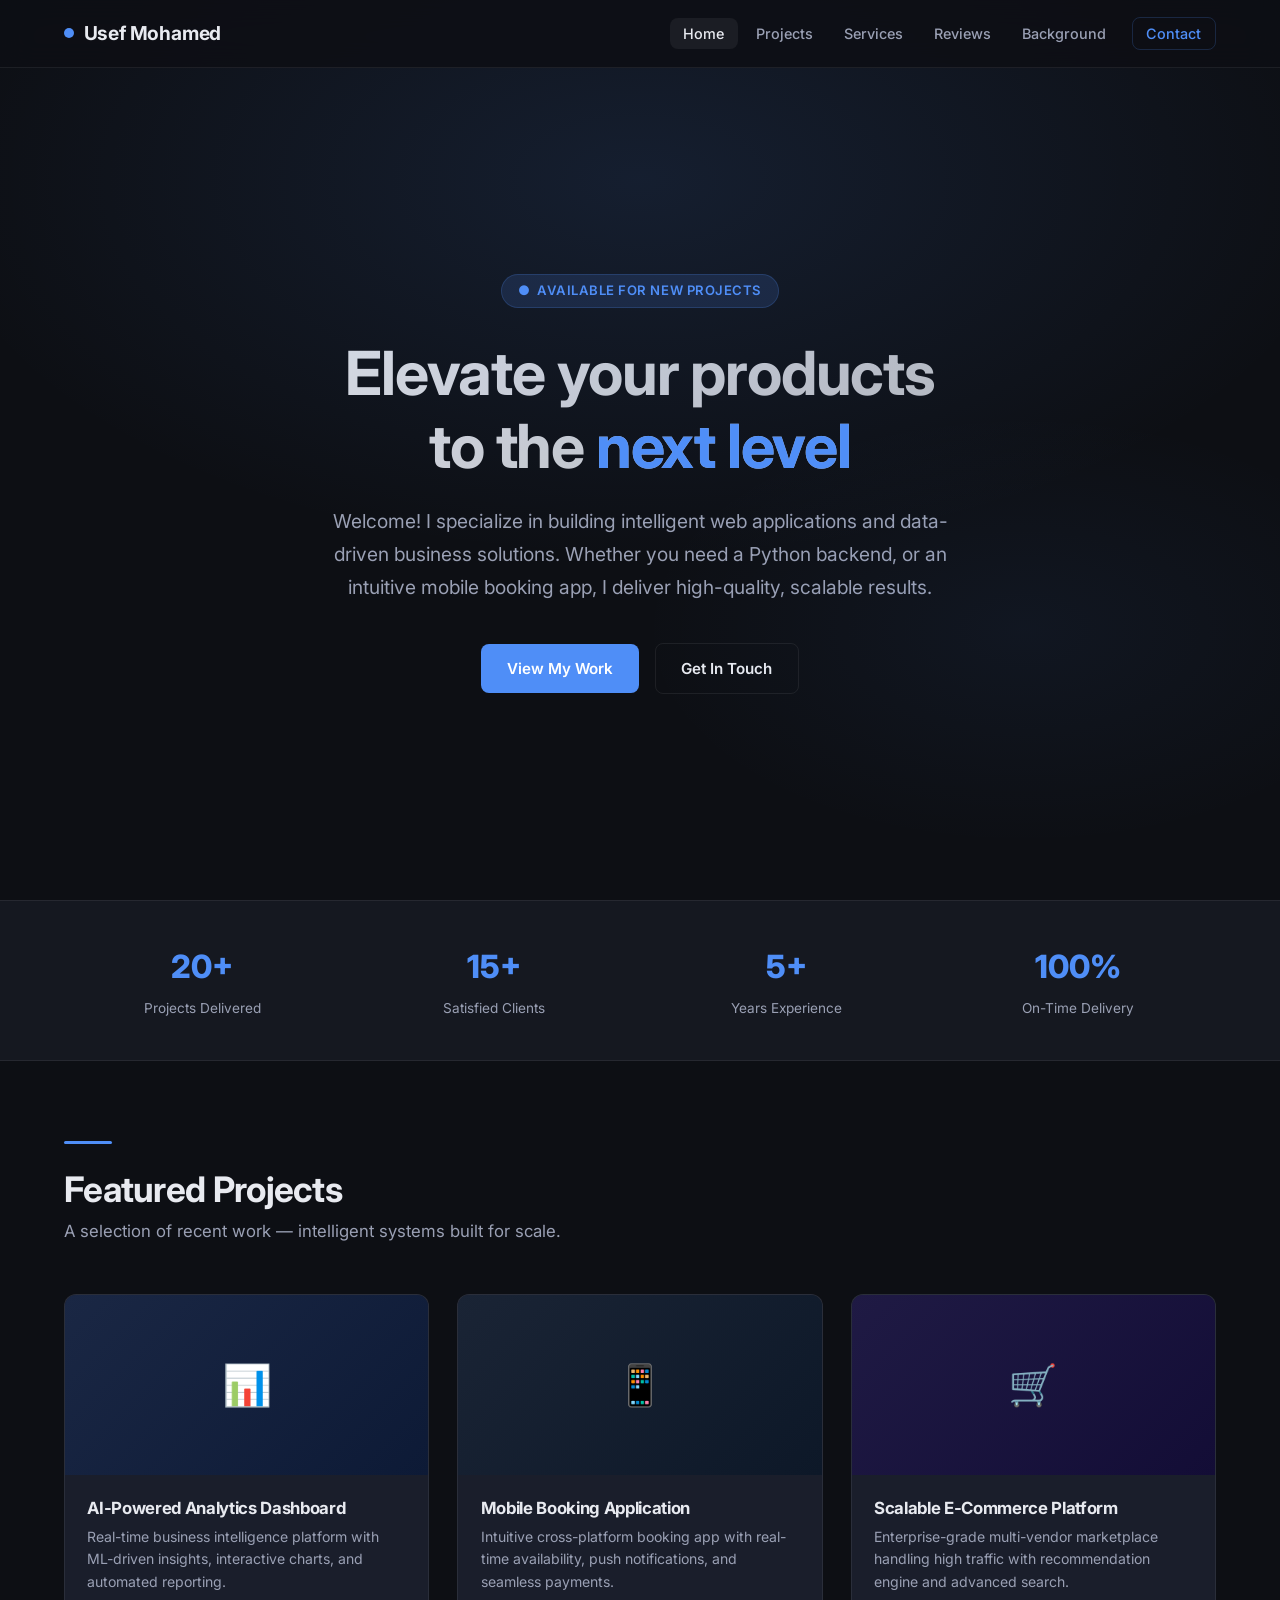
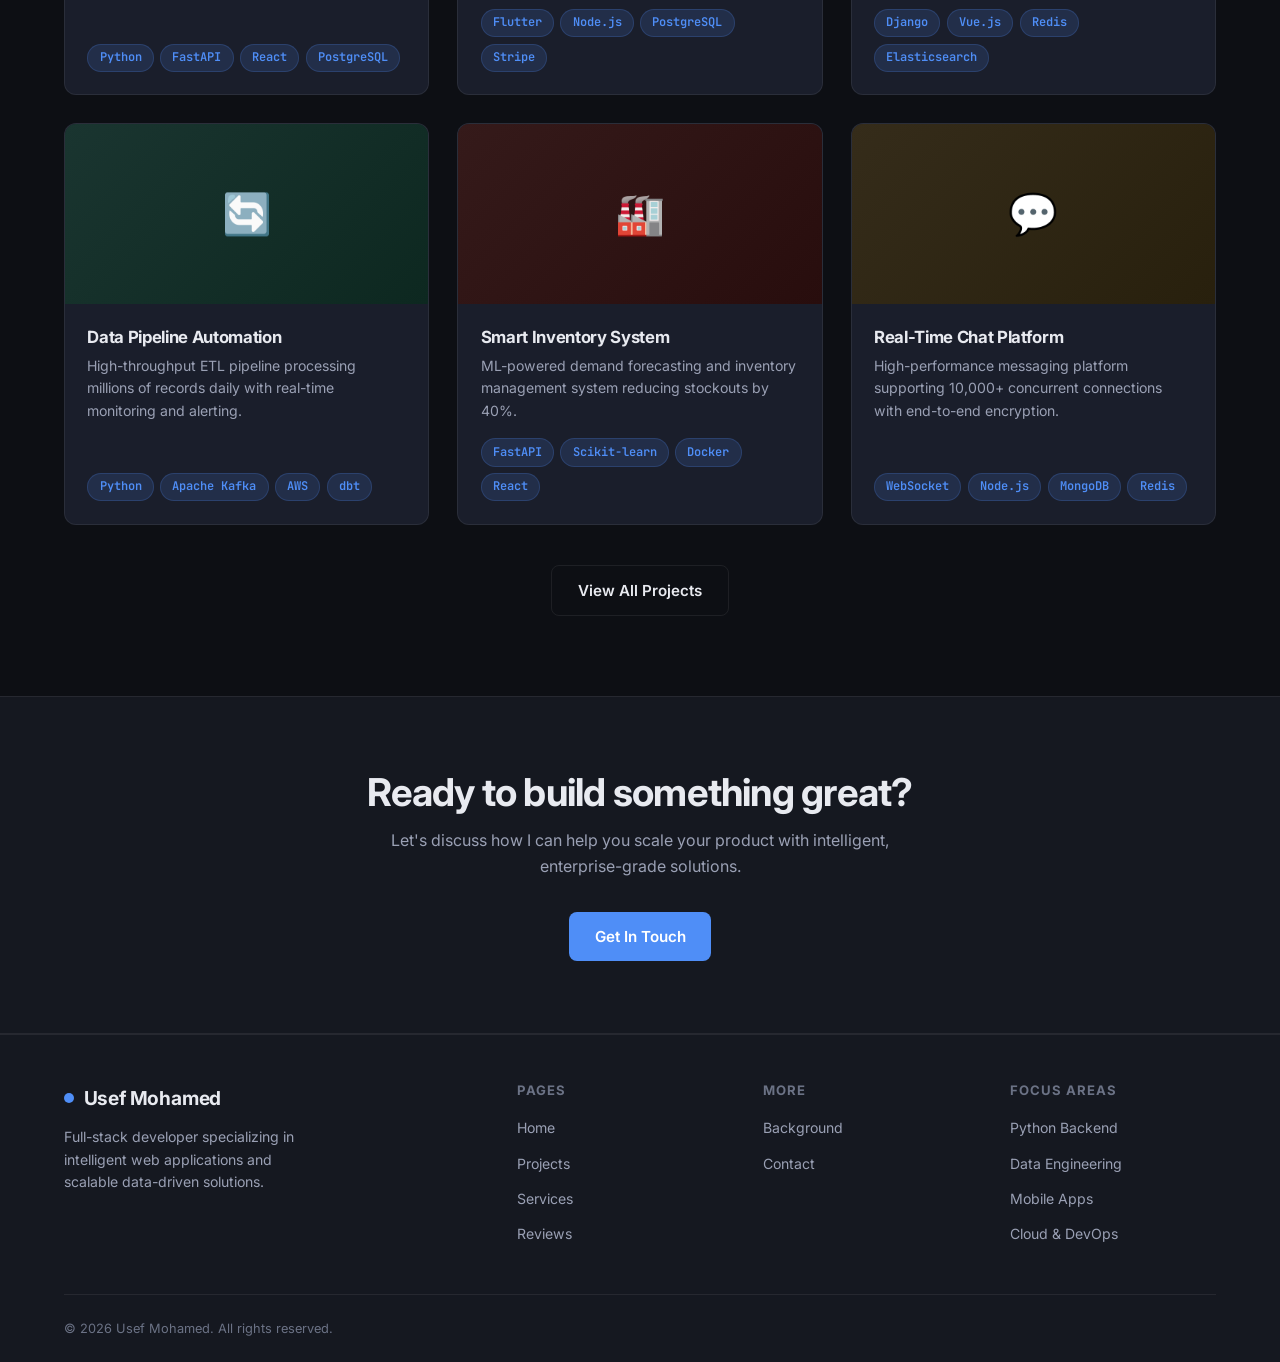
<file: index.html>
<!DOCTYPE html>
<html lang="en">
<head>
  <meta charset="UTF-8" />
  <meta name="viewport" content="width=device-width, initial-scale=1.0" />
  <meta name="description" content="Full-stack developer portfolio — intelligent web applications and data-driven business solutions." />
  <title>Usef Mohamed — Full-Stack Developer</title>
  <link rel="preconnect" href="https://fonts.googleapis.com" />
  <link rel="preconnect" href="https://fonts.gstatic.com" crossorigin />
  <link href="https://fonts.googleapis.com/css2?family=Inter:wght@400;500;600;700;800&family=JetBrains+Mono:wght@400;600&display=swap" rel="stylesheet" />
  <link rel="stylesheet" href="css/style.css" />
</head>
<body>

  <!-- ===== NAVIGATION ===== -->
  <nav class="navbar" role="navigation" aria-label="Main navigation">
    <div class="container nav-inner">
      <a href="index.html" class="nav-logo" aria-label="Usef Mohamed — home">
        <span class="logo-dot" aria-hidden="true"></span>
        Usef Mohamed
      </a>
      <button class="nav-toggle" aria-controls="nav-links" aria-expanded="false" aria-label="Toggle navigation menu">
        <span></span><span></span><span></span>
      </button>
      <ul class="nav-links" id="nav-links" role="list">
        <li><a href="index.html">Home</a></li>
        <li><a href="projects.html">Projects</a></li>
        <li><a href="services.html">Services</a></li>
        <li><a href="reviews.html">Reviews</a></li>
        <li><a href="academic.html">Background</a></li>
        <li><a href="contact.html" class="nav-cta">Contact</a></li>
      </ul>
    </div>
  </nav>

  <!-- ===== HERO ===== -->
  <main id="main-content">
  <section class="hero" aria-label="Hero introduction">
    <div class="container">
      <div class="hero-badge" aria-label="Availability status">
        <span aria-hidden="true">●</span> Available for new projects
      </div>
      <h1>
        Elevate your products<br />
        to the <span class="accent-word">next level</span>
      </h1>
      <p class="hero-subtext">
        Welcome! I specialize in building intelligent web applications and data-driven business solutions.
        Whether you need a Python backend, or an intuitive mobile booking app, I deliver high-quality,
        scalable results.
      </p>
      <div class="hero-cta">
        <a href="projects.html" class="btn btn-primary">View My Work</a>
        <a href="contact.html" class="btn btn-outline">Get In Touch</a>
      </div>
    </div>
  </section>

  <!-- ===== STATS ===== -->
  <div class="stats-strip" aria-label="Key statistics">
    <div class="container">
      <div class="stats-grid">
        <div class="stat-item">
          <span class="stat-number" aria-label="20 plus projects delivered">20+</span>
          <span class="stat-label">Projects Delivered</span>
        </div>
        <div class="stat-item">
          <span class="stat-number" aria-label="15 plus satisfied clients">15+</span>
          <span class="stat-label">Satisfied Clients</span>
        </div>
        <div class="stat-item">
          <span class="stat-number" aria-label="5 plus years of experience">5+</span>
          <span class="stat-label">Years Experience</span>
        </div>
        <div class="stat-item">
          <span class="stat-number" aria-label="100 percent on-time delivery">100%</span>
          <span class="stat-label">On-Time Delivery</span>
        </div>
      </div>
    </div>
  </div>

  <!-- ===== FEATURED PROJECTS ===== -->
  <section id="projects" aria-labelledby="projects-heading">
    <div class="container">
      <div class="divider" aria-hidden="true"></div>
      <h2 class="section-title" id="projects-heading">Featured Projects</h2>
      <p class="section-subtitle">A selection of recent work — intelligent systems built for scale.</p>

      <div class="projects-grid">

        <!-- Card 1 -->
        <article class="project-card reveal" aria-label="AI Analytics Dashboard project">
          <div class="project-img-placeholder project-img-1" role="img" aria-label="Analytics dashboard screenshot placeholder">
            📊
          </div>
          <div class="project-card-body">
            <h3 class="project-card-title">AI-Powered Analytics Dashboard</h3>
            <p class="project-card-desc">Real-time business intelligence platform with ML-driven insights, interactive charts, and automated reporting.</p>
            <ul class="tech-stack" aria-label="Technologies used">
              <li class="tech-tag">Python</li>
              <li class="tech-tag">FastAPI</li>
              <li class="tech-tag">React</li>
              <li class="tech-tag">PostgreSQL</li>
            </ul>
          </div>
        </article>

        <!-- Card 2 -->
        <article class="project-card reveal" aria-label="Mobile Booking App project">
          <div class="project-img-placeholder project-img-2" role="img" aria-label="Mobile booking app screenshot placeholder">
            📱
          </div>
          <div class="project-card-body">
            <h3 class="project-card-title">Mobile Booking Application</h3>
            <p class="project-card-desc">Intuitive cross-platform booking app with real-time availability, push notifications, and seamless payments.</p>
            <ul class="tech-stack" aria-label="Technologies used">
              <li class="tech-tag">Flutter</li>
              <li class="tech-tag">Node.js</li>
              <li class="tech-tag">PostgreSQL</li>
              <li class="tech-tag">Stripe</li>
            </ul>
          </div>
        </article>

        <!-- Card 3 -->
        <article class="project-card reveal" aria-label="E-Commerce Platform project">
          <div class="project-img-placeholder project-img-3" role="img" aria-label="E-commerce platform screenshot placeholder">
            🛒
          </div>
          <div class="project-card-body">
            <h3 class="project-card-title">Scalable E-Commerce Platform</h3>
            <p class="project-card-desc">Enterprise-grade multi-vendor marketplace handling high traffic with recommendation engine and advanced search.</p>
            <ul class="tech-stack" aria-label="Technologies used">
              <li class="tech-tag">Django</li>
              <li class="tech-tag">Vue.js</li>
              <li class="tech-tag">Redis</li>
              <li class="tech-tag">Elasticsearch</li>
            </ul>
          </div>
        </article>

        <!-- Card 4 -->
        <article class="project-card reveal" aria-label="Data Pipeline project">
          <div class="project-img-placeholder project-img-4" role="img" aria-label="Data pipeline screenshot placeholder">
            🔄
          </div>
          <div class="project-card-body">
            <h3 class="project-card-title">Data Pipeline Automation</h3>
            <p class="project-card-desc">High-throughput ETL pipeline processing millions of records daily with real-time monitoring and alerting.</p>
            <ul class="tech-stack" aria-label="Technologies used">
              <li class="tech-tag">Python</li>
              <li class="tech-tag">Apache Kafka</li>
              <li class="tech-tag">AWS</li>
              <li class="tech-tag">dbt</li>
            </ul>
          </div>
        </article>

        <!-- Card 5 -->
        <article class="project-card reveal" aria-label="Smart Inventory System project">
          <div class="project-img-placeholder project-img-5" role="img" aria-label="Inventory system screenshot placeholder">
            🏭
          </div>
          <div class="project-card-body">
            <h3 class="project-card-title">Smart Inventory System</h3>
            <p class="project-card-desc">ML-powered demand forecasting and inventory management system reducing stockouts by 40%.</p>
            <ul class="tech-stack" aria-label="Technologies used">
              <li class="tech-tag">FastAPI</li>
              <li class="tech-tag">Scikit-learn</li>
              <li class="tech-tag">Docker</li>
              <li class="tech-tag">React</li>
            </ul>
          </div>
        </article>

        <!-- Card 6 -->
        <article class="project-card reveal" aria-label="Real-time Chat Application project">
          <div class="project-img-placeholder project-img-6" role="img" aria-label="Chat application screenshot placeholder">
            💬
          </div>
          <div class="project-card-body">
            <h3 class="project-card-title">Real-Time Chat Platform</h3>
            <p class="project-card-desc">High-performance messaging platform supporting 10,000+ concurrent connections with end-to-end encryption.</p>
            <ul class="tech-stack" aria-label="Technologies used">
              <li class="tech-tag">WebSocket</li>
              <li class="tech-tag">Node.js</li>
              <li class="tech-tag">MongoDB</li>
              <li class="tech-tag">Redis</li>
            </ul>
          </div>
        </article>

      </div>

      <div style="text-align:center; margin-top:2.5rem;">
        <a href="projects.html" class="btn btn-outline">View All Projects</a>
      </div>
    </div>
  </section>

  <!-- ===== CONTACT CTA ===== -->
  <section class="cta-banner" aria-label="Call to action">
    <div class="container">
      <h2>Ready to build something great?</h2>
      <p>Let's discuss how I can help you scale your product with intelligent, enterprise-grade solutions.</p>
      <a href="contact.html" class="btn btn-primary">Get In Touch</a>
    </div>
  </section>
  </main>

  <!-- ===== FOOTER ===== -->
  <footer class="site-footer" role="contentinfo">
    <div class="container">
      <div class="footer-grid">
        <div class="footer-brand">
          <a href="index.html" class="nav-logo">
            <span class="logo-dot" aria-hidden="true"></span>
            Usef Mohamed
          </a>
          <p>Full-stack developer specializing in intelligent web applications and scalable data-driven solutions.</p>
        </div>
        <div class="footer-col">
          <h4>Pages</h4>
          <ul>
            <li><a href="index.html">Home</a></li>
            <li><a href="projects.html">Projects</a></li>
            <li><a href="services.html">Services</a></li>
            <li><a href="reviews.html">Reviews</a></li>
          </ul>
        </div>
        <div class="footer-col">
          <h4>More</h4>
          <ul>
            <li><a href="academic.html">Background</a></li>
            <li><a href="contact.html">Contact</a></li>
          </ul>
        </div>
        <div class="footer-col">
          <h4>Focus Areas</h4>
          <ul>
            <li><a href="services.html">Python Backend</a></li>
            <li><a href="services.html">Data Engineering</a></li>
            <li><a href="services.html">Mobile Apps</a></li>
            <li><a href="services.html">Cloud &amp; DevOps</a></li>
          </ul>
        </div>
      </div>
      <div class="footer-bottom">
        <p>© 2026 Usef Mohamed. All rights reserved.</p>
      </div>
    </div>
  </footer>

  <script src="js/main.js"></script>
</body>
</html>
</file>
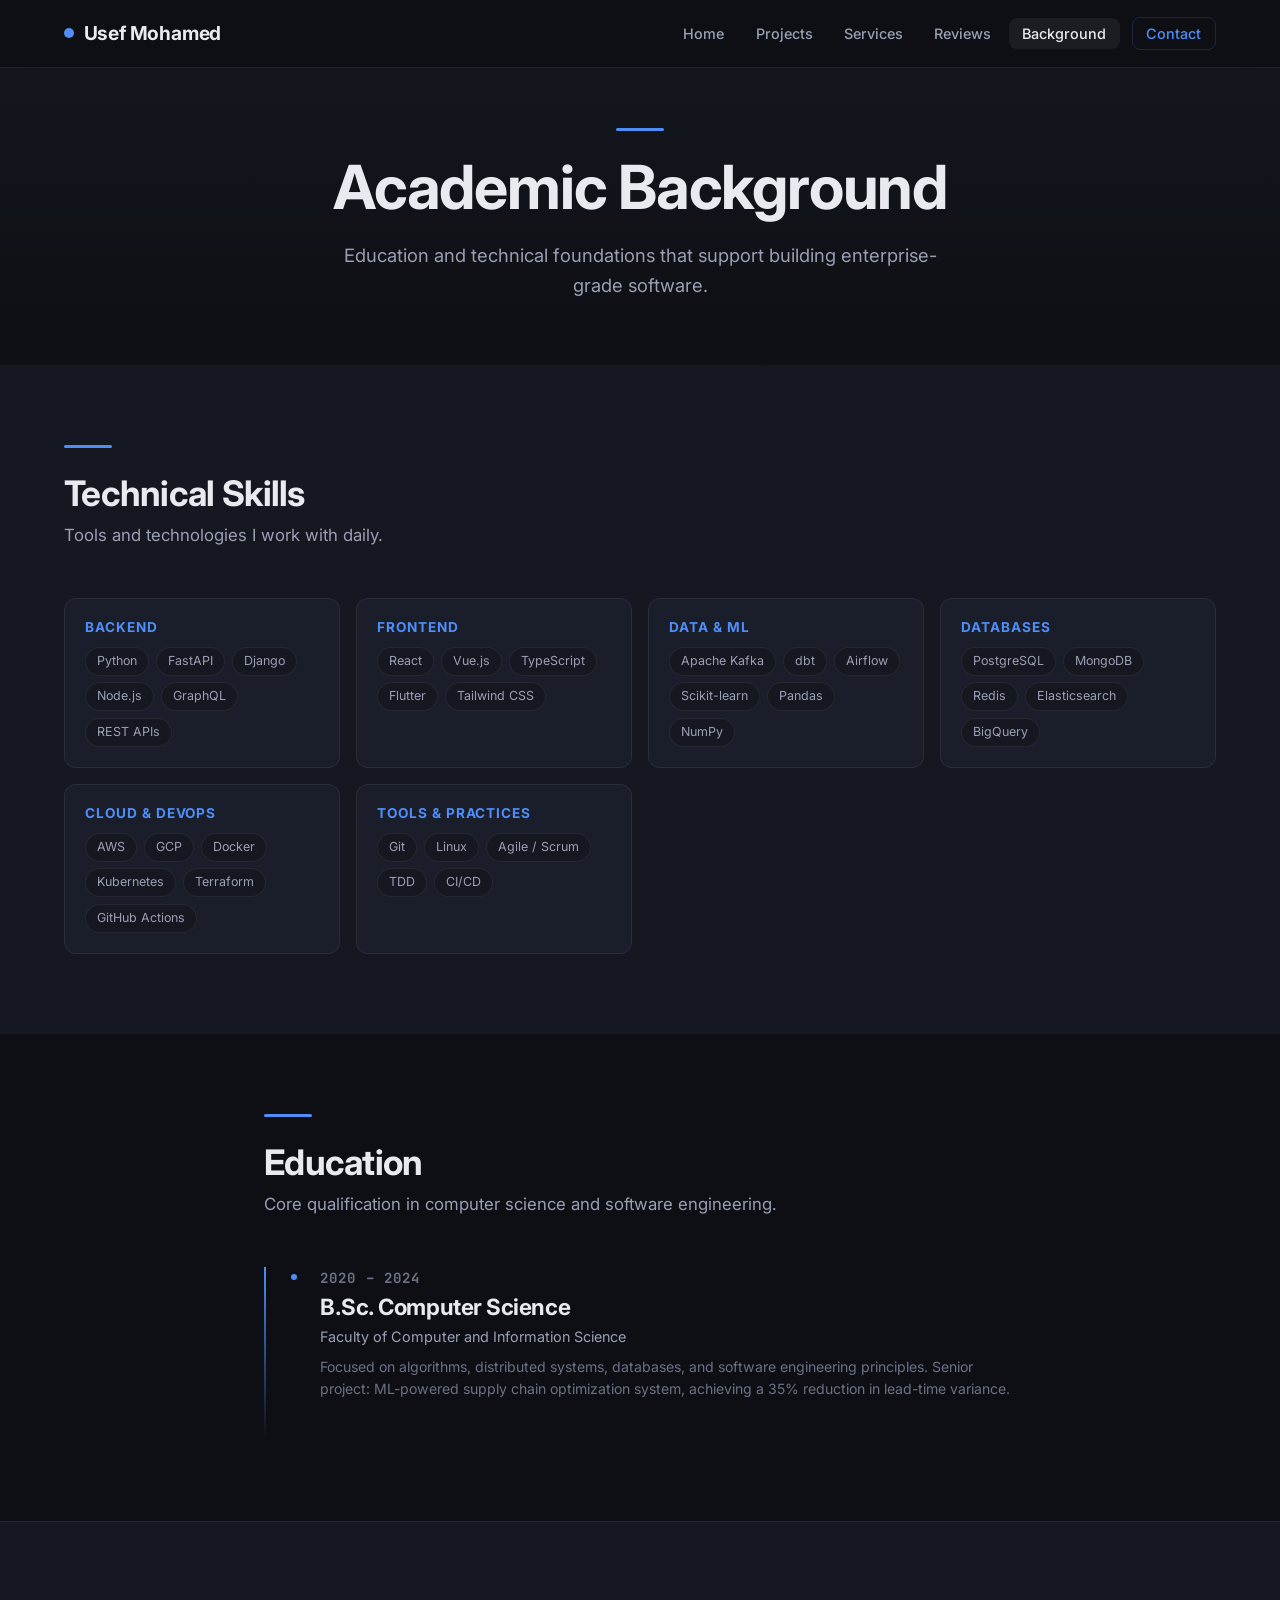
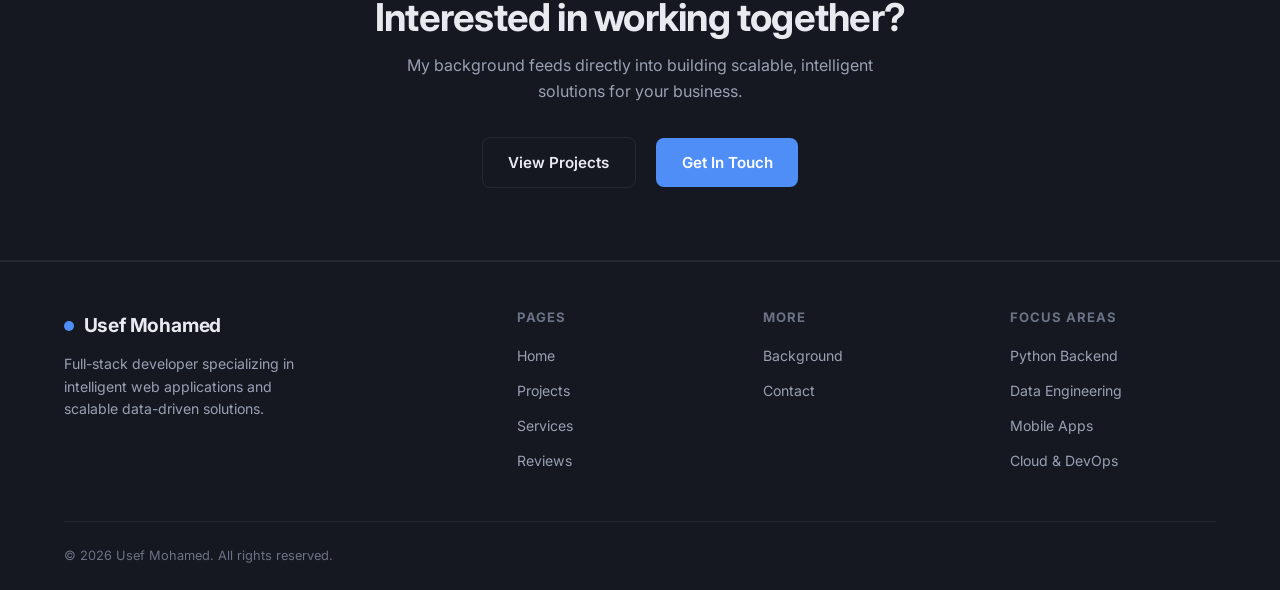
<file: academic.html>
<!DOCTYPE html>
<html lang="en">
<head>
  <meta charset="UTF-8" />
  <meta name="viewport" content="width=device-width, initial-scale=1.0" />
  <meta name="description" content="Academic background and technical skills of Usef Mohamed — full-stack developer." />
  <title>Academic Background — Usef Mohamed</title>
  <link rel="preconnect" href="https://fonts.googleapis.com" />
  <link rel="preconnect" href="https://fonts.gstatic.com" crossorigin />
  <link href="https://fonts.googleapis.com/css2?family=Inter:wght@400;500;600;700;800&family=JetBrains+Mono:wght@400;600&display=swap" rel="stylesheet" />
  <link rel="stylesheet" href="css/style.css" />
</head>
<body>

  <!-- ===== NAVIGATION ===== -->
  <nav class="navbar" role="navigation" aria-label="Main navigation">
    <div class="container nav-inner">
      <a href="index.html" class="nav-logo" aria-label="Usef Mohamed — home">
        <span class="logo-dot" aria-hidden="true"></span>
        Usef Mohamed
      </a>
      <button class="nav-toggle" aria-controls="nav-links" aria-expanded="false" aria-label="Toggle navigation menu">
        <span></span><span></span><span></span>
      </button>
      <ul class="nav-links" id="nav-links" role="list">
        <li><a href="index.html">Home</a></li>
        <li><a href="projects.html">Projects</a></li>
        <li><a href="services.html">Services</a></li>
        <li><a href="reviews.html">Reviews</a></li>
        <li><a href="academic.html">Background</a></li>
        <li><a href="contact.html" class="nav-cta">Contact</a></li>
      </ul>
    </div>
  </nav>

  <!-- ===== PAGE HERO ===== -->
  <main id="main-content">
  <header class="page-hero">
    <div class="container">
      <div class="divider" aria-hidden="true" style="margin:0 auto 1.25rem;"></div>
      <h1>Academic Background</h1>
      <p>Education and technical foundations that support building enterprise-grade software.</p>
    </div>
  </header>

  <!-- ===== SKILLS ===== -->
  <section style="background: var(--bg-secondary); padding: 5rem 0;" aria-labelledby="skills-heading">
    <div class="container">
      <div class="divider" aria-hidden="true"></div>
      <h2 class="section-title" id="skills-heading">Technical Skills</h2>
      <p class="section-subtitle">Tools and technologies I work with daily.</p>

      <div class="skills-grid">

        <div class="skill-group reveal" aria-label="Backend development skills">
          <h4>Backend</h4>
          <ul class="skill-tags" aria-label="Backend technologies">
            <li class="skill-tag">Python</li>
            <li class="skill-tag">FastAPI</li>
            <li class="skill-tag">Django</li>
            <li class="skill-tag">Node.js</li>
            <li class="skill-tag">GraphQL</li>
            <li class="skill-tag">REST APIs</li>
          </ul>
        </div>

        <div class="skill-group reveal" aria-label="Frontend development skills">
          <h4>Frontend</h4>
          <ul class="skill-tags" aria-label="Frontend technologies">
            <li class="skill-tag">React</li>
            <li class="skill-tag">Vue.js</li>
            <li class="skill-tag">TypeScript</li>
            <li class="skill-tag">Flutter</li>
            <li class="skill-tag">Tailwind CSS</li>
          </ul>
        </div>

        <div class="skill-group reveal" aria-label="Data engineering skills">
          <h4>Data &amp; ML</h4>
          <ul class="skill-tags" aria-label="Data and machine learning technologies">
            <li class="skill-tag">Apache Kafka</li>
            <li class="skill-tag">dbt</li>
            <li class="skill-tag">Airflow</li>
            <li class="skill-tag">Scikit-learn</li>
            <li class="skill-tag">Pandas</li>
            <li class="skill-tag">NumPy</li>
          </ul>
        </div>

        <div class="skill-group reveal" aria-label="Databases skills">
          <h4>Databases</h4>
          <ul class="skill-tags" aria-label="Database technologies">
            <li class="skill-tag">PostgreSQL</li>
            <li class="skill-tag">MongoDB</li>
            <li class="skill-tag">Redis</li>
            <li class="skill-tag">Elasticsearch</li>
            <li class="skill-tag">BigQuery</li>
          </ul>
        </div>

        <div class="skill-group reveal" aria-label="Cloud and DevOps skills">
          <h4>Cloud &amp; DevOps</h4>
          <ul class="skill-tags" aria-label="Cloud and DevOps technologies">
            <li class="skill-tag">AWS</li>
            <li class="skill-tag">GCP</li>
            <li class="skill-tag">Docker</li>
            <li class="skill-tag">Kubernetes</li>
            <li class="skill-tag">Terraform</li>
            <li class="skill-tag">GitHub Actions</li>
          </ul>
        </div>

        <div class="skill-group reveal" aria-label="Tools and practices">
          <h4>Tools &amp; Practices</h4>
          <ul class="skill-tags" aria-label="Development tools and practices">
            <li class="skill-tag">Git</li>
            <li class="skill-tag">Linux</li>
            <li class="skill-tag">Agile / Scrum</li>
            <li class="skill-tag">TDD</li>
            <li class="skill-tag">CI/CD</li>
          </ul>
        </div>

      </div>
    </div>
  </section>

  <!-- ===== EDUCATION TIMELINE ===== -->
  <section aria-labelledby="education-heading">
    <div class="container" style="max-width:800px;">
      <div class="divider" aria-hidden="true"></div>
      <h2 class="section-title" id="education-heading">Education</h2>
      <p class="section-subtitle">Core qualification in computer science and software engineering.</p>

      <div class="timeline" aria-label="Education timeline">

        <div class="timeline-item reveal">
          <p class="timeline-year">2020 – 2024</p>
          <h3>B.Sc. Computer Science</h3>
          <p class="institution">Faculty of Computer and Information Science</p>
          <p>Focused on algorithms, distributed systems, databases, and software engineering principles. Senior project: ML-powered supply chain optimization system, achieving a 35% reduction in lead-time variance.</p>
        </div>

      </div>
    </div>
  </section>

  <!-- ===== CTA ===== -->
  <section class="cta-banner" aria-label="Contact call to action">
    <div class="container">
      <h2>Interested in working together?</h2>
      <p>My background feeds directly into building scalable, intelligent solutions for your business.</p>
      <a href="projects.html" class="btn btn-outline" style="margin-right:1rem;">View Projects</a>
      <a href="contact.html" class="btn btn-primary">Get In Touch</a>
    </div>
  </section>
  </main>

  <!-- ===== FOOTER ===== -->
  <footer class="site-footer" role="contentinfo">
    <div class="container">
      <div class="footer-grid">
        <div class="footer-brand">
          <a href="index.html" class="nav-logo">
            <span class="logo-dot" aria-hidden="true"></span>
            Usef Mohamed
          </a>
          <p>Full-stack developer specializing in intelligent web applications and scalable data-driven solutions.</p>
        </div>
        <div class="footer-col">
          <h4>Pages</h4>
          <ul>
            <li><a href="index.html">Home</a></li>
            <li><a href="projects.html">Projects</a></li>
            <li><a href="services.html">Services</a></li>
            <li><a href="reviews.html">Reviews</a></li>
          </ul>
        </div>
        <div class="footer-col">
          <h4>More</h4>
          <ul>
            <li><a href="academic.html">Background</a></li>
            <li><a href="contact.html">Contact</a></li>
          </ul>
        </div>
        <div class="footer-col">
          <h4>Focus Areas</h4>
          <ul>
            <li><a href="services.html">Python Backend</a></li>
            <li><a href="services.html">Data Engineering</a></li>
            <li><a href="services.html">Mobile Apps</a></li>
            <li><a href="services.html">Cloud &amp; DevOps</a></li>
          </ul>
        </div>
      </div>
      <div class="footer-bottom">
        <p>© 2026 Usef Mohamed. All rights reserved.</p>
      </div>
    </div>
  </footer>

  <script src="js/main.js"></script>
</body>
</html>
</file>
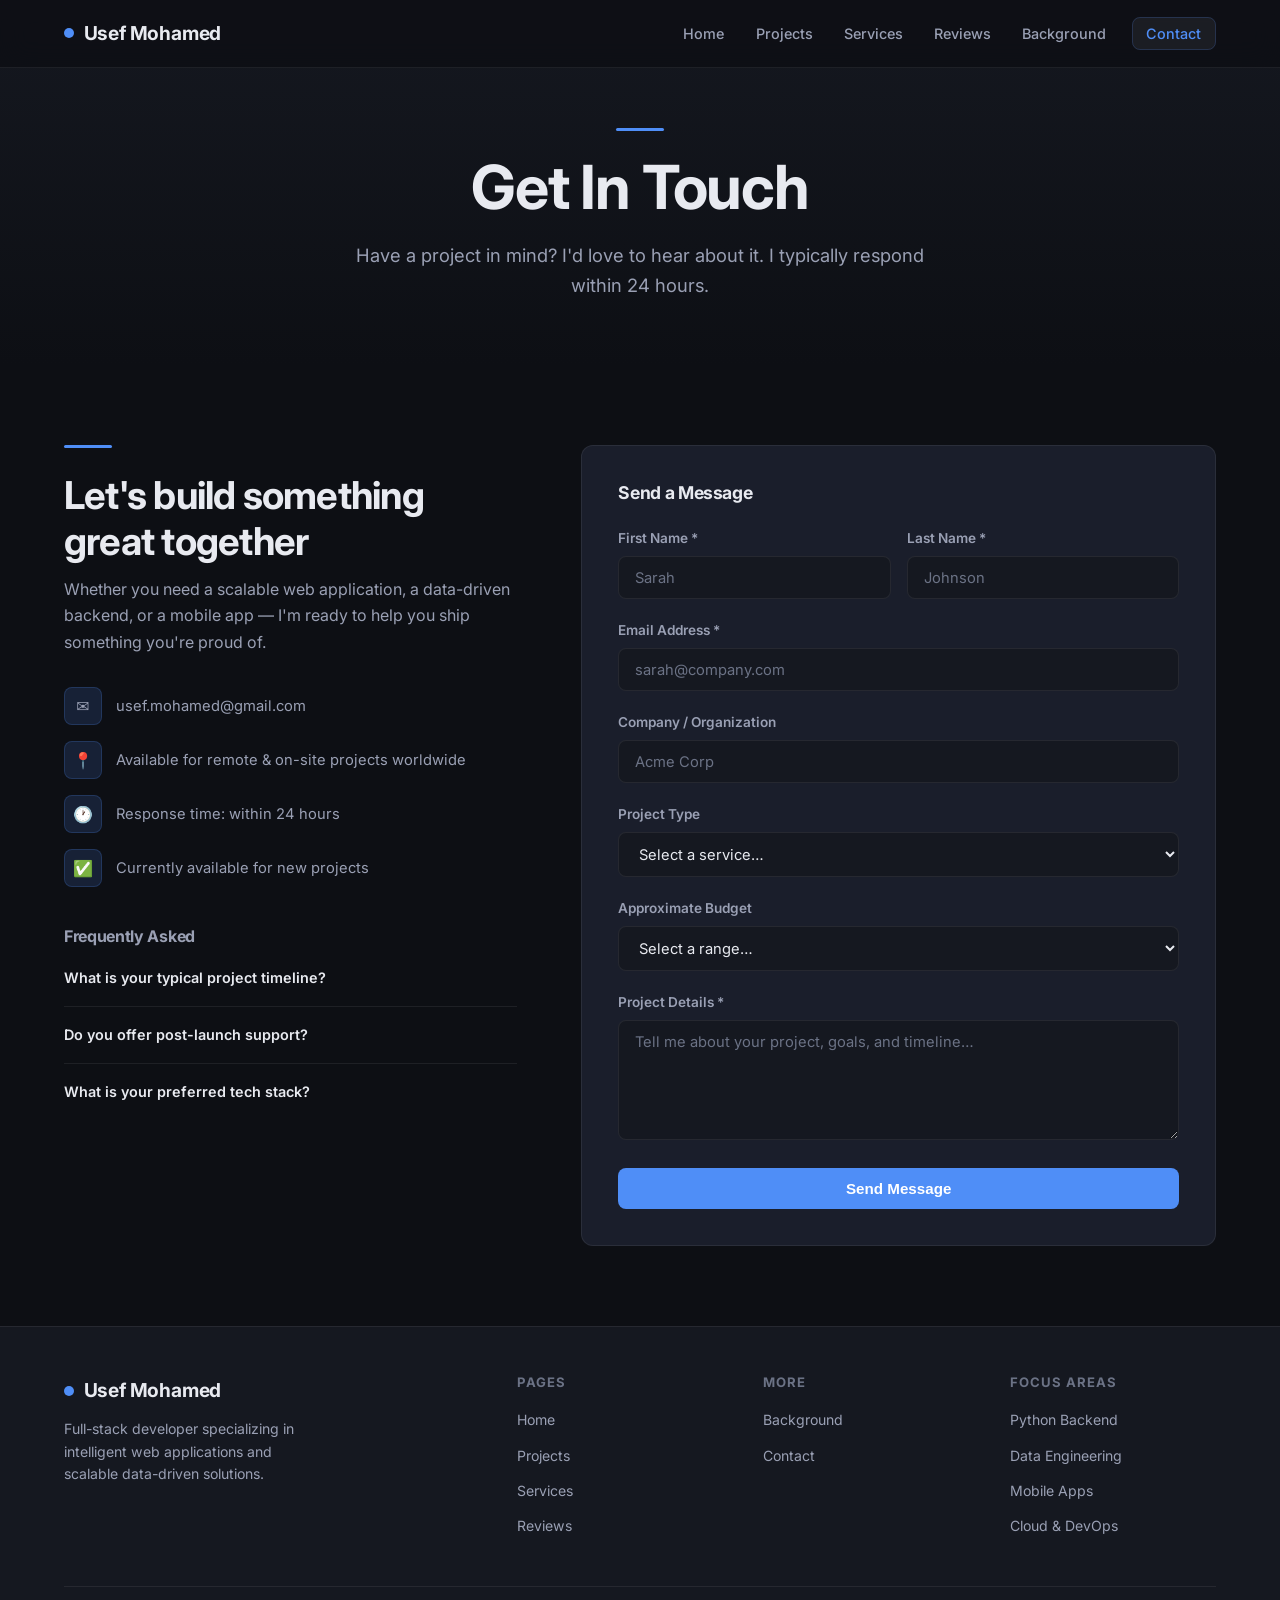
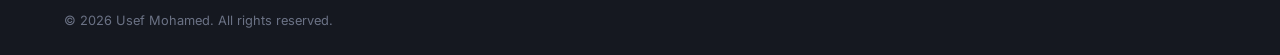
<file: contact.html>
<!DOCTYPE html>
<html lang="en">
<head>
  <meta charset="UTF-8" />
  <meta name="viewport" content="width=device-width, initial-scale=1.0" />
  <meta name="description" content="Get in touch with Usef Mohamed — full-stack developer available for new projects." />
  <title>Contact — Usef Mohamed</title>
  <link rel="preconnect" href="https://fonts.googleapis.com" />
  <link rel="preconnect" href="https://fonts.gstatic.com" crossorigin />
  <link href="https://fonts.googleapis.com/css2?family=Inter:wght@400;500;600;700;800&family=JetBrains+Mono:wght@400;600&display=swap" rel="stylesheet" />
  <link rel="stylesheet" href="css/style.css" />
</head>
<body>

  <!-- ===== NAVIGATION ===== -->
  <nav class="navbar" role="navigation" aria-label="Main navigation">
    <div class="container nav-inner">
      <a href="index.html" class="nav-logo" aria-label="Usef Mohamed — home">
        <span class="logo-dot" aria-hidden="true"></span>
        Usef Mohamed
      </a>
      <button class="nav-toggle" aria-controls="nav-links" aria-expanded="false" aria-label="Toggle navigation menu">
        <span></span><span></span><span></span>
      </button>
      <ul class="nav-links" id="nav-links" role="list">
        <li><a href="index.html">Home</a></li>
        <li><a href="projects.html">Projects</a></li>
        <li><a href="services.html">Services</a></li>
        <li><a href="reviews.html">Reviews</a></li>
        <li><a href="academic.html">Background</a></li>
        <li><a href="contact.html" class="nav-cta">Contact</a></li>
      </ul>
    </div>
  </nav>

  <!-- ===== PAGE HERO ===== -->
  <main id="main-content">
  <header class="page-hero">
    <div class="container">
      <div class="divider" aria-hidden="true" style="margin:0 auto 1.25rem;"></div>
      <h1>Get In Touch</h1>
      <p>Have a project in mind? I'd love to hear about it. I typically respond within 24 hours.</p>
    </div>
  </header>

  <!-- ===== CONTACT SECTION ===== -->
  <section aria-labelledby="contact-heading">
    <div class="container">
      <h2 class="sr-only" id="contact-heading">Contact form and details</h2>
      <div class="contact-wrapper">

        <!-- Left: Info -->
        <div class="contact-info">
          <div class="divider" aria-hidden="true"></div>
          <h2>Let's build something great together</h2>
          <p>Whether you need a scalable web application, a data-driven backend, or a mobile app — I'm ready to help you ship something you're proud of.</p>

          <div class="contact-details" aria-label="Contact details">
            <div class="contact-item">
              <div class="contact-icon" aria-hidden="true">✉️</div>
              <span>usef.mohamed@gmail.com</span>
            </div>
            <div class="contact-item">
              <div class="contact-icon" aria-hidden="true">📍</div>
              <span>Available for remote &amp; on-site projects worldwide</span>
            </div>
            <div class="contact-item">
              <div class="contact-icon" aria-hidden="true">🕐</div>
              <span>Response time: within 24 hours</span>
            </div>
            <div class="contact-item">
              <div class="contact-icon" aria-hidden="true">✅</div>
              <span>Currently available for new projects</span>
            </div>
          </div>

          <!-- FAQ quick links -->
          <div style="margin-top:2.5rem;">
            <h3 style="font-size:1rem; margin-bottom:1rem; color:var(--text-secondary);">Frequently Asked</h3>
            <details style="margin-bottom:0.75rem; border-bottom:1px solid var(--border-card); padding-bottom:0.75rem;">
              <summary style="cursor:pointer; color:var(--text-primary); font-size:0.9rem; font-weight:600; list-style:none; padding:0.25rem 0;">What is your typical project timeline?</summary>
              <p style="color:var(--text-secondary); font-size:0.85rem; margin-top:0.5rem; line-height:1.6;">Most projects range from 4–16 weeks depending on scope. I'll give you a detailed timeline in my proposal after our discovery call.</p>
            </details>
            <details style="margin-bottom:0.75rem; border-bottom:1px solid var(--border-card); padding-bottom:0.75rem;">
              <summary style="cursor:pointer; color:var(--text-primary); font-size:0.9rem; font-weight:600; list-style:none; padding:0.25rem 0;">Do you offer post-launch support?</summary>
              <p style="color:var(--text-secondary); font-size:0.85rem; margin-top:0.5rem; line-height:1.6;">Yes — 30 days of post-launch support is included in every project. Extended maintenance retainers are available.</p>
            </details>
            <details>
              <summary style="cursor:pointer; color:var(--text-primary); font-size:0.9rem; font-weight:600; list-style:none; padding:0.25rem 0;">What is your preferred tech stack?</summary>
              <p style="color:var(--text-secondary); font-size:0.85rem; margin-top:0.5rem; line-height:1.6;">Python (FastAPI / Django) on the backend, React or Vue on the frontend, PostgreSQL + Redis, and AWS or GCP for deployment.</p>
            </details>
          </div>
        </div>

        <!-- Right: Form -->
        <div class="contact-form" role="form" aria-label="Contact form">
          <h3 style="margin-bottom:1.5rem; font-size:1.1rem;">Send a Message</h3>
          <form id="contact-form" novalidate>
            <div class="form-row">
              <div class="form-group">
                <label for="first-name">First Name <span aria-hidden="true">*</span></label>
                <input type="text" id="first-name" name="first-name" placeholder="Sarah" required autocomplete="given-name" />
              </div>
              <div class="form-group">
                <label for="last-name">Last Name <span aria-hidden="true">*</span></label>
                <input type="text" id="last-name" name="last-name" placeholder="Johnson" required autocomplete="family-name" />
              </div>
            </div>
            <div class="form-group">
              <label for="email">Email Address <span aria-hidden="true">*</span></label>
              <input type="email" id="email" name="email" placeholder="sarah@company.com" required autocomplete="email" />
            </div>
            <div class="form-group">
              <label for="company">Company / Organization</label>
              <input type="text" id="company" name="company" placeholder="Acme Corp" autocomplete="organization" />
            </div>
            <div class="form-group">
              <label for="project-type">Project Type</label>
              <select id="project-type" name="project-type">
                <option value="" disabled selected>Select a service…</option>
                <option value="web">Web Application Development</option>
                <option value="backend">Python Backend Development</option>
                <option value="mobile">Mobile App Development</option>
                <option value="data">Data Engineering &amp; Analytics</option>
                <option value="ml">Machine Learning Integration</option>
                <option value="cloud">Cloud / DevOps</option>
                <option value="consulting">Technical Consulting</option>
                <option value="other">Other</option>
              </select>
            </div>
            <div class="form-group">
              <label for="budget">Approximate Budget</label>
              <select id="budget" name="budget">
                <option value="" disabled selected>Select a range…</option>
                <option value="small">Under $5,000</option>
                <option value="medium">$5,000 – $15,000</option>
                <option value="large">$15,000 – $50,000</option>
                <option value="enterprise">$50,000+</option>
              </select>
            </div>
            <div class="form-group">
              <label for="message">Project Details <span aria-hidden="true">*</span></label>
              <textarea id="message" name="message" placeholder="Tell me about your project, goals, and timeline…" required></textarea>
            </div>
            <button type="submit" class="btn btn-primary" style="width:100%; justify-content:center;">
              Send Message
            </button>
            <div id="form-success" class="form-success" role="alert" aria-live="polite">
              ✓ Message sent! I'll get back to you within 24 hours.
            </div>
          </form>
        </div>

      </div>
    </div>
  </section>
  </main>

  <!-- ===== FOOTER ===== -->
  <footer class="site-footer" role="contentinfo">
    <div class="container">
      <div class="footer-grid">
        <div class="footer-brand">
          <a href="index.html" class="nav-logo">
            <span class="logo-dot" aria-hidden="true"></span>
            Usef Mohamed
          </a>
          <p>Full-stack developer specializing in intelligent web applications and scalable data-driven solutions.</p>
        </div>
        <div class="footer-col">
          <h4>Pages</h4>
          <ul>
            <li><a href="index.html">Home</a></li>
            <li><a href="projects.html">Projects</a></li>
            <li><a href="services.html">Services</a></li>
            <li><a href="reviews.html">Reviews</a></li>
          </ul>
        </div>
        <div class="footer-col">
          <h4>More</h4>
          <ul>
            <li><a href="academic.html">Background</a></li>
            <li><a href="contact.html">Contact</a></li>
          </ul>
        </div>
        <div class="footer-col">
          <h4>Focus Areas</h4>
          <ul>
            <li><a href="services.html">Python Backend</a></li>
            <li><a href="services.html">Data Engineering</a></li>
            <li><a href="services.html">Mobile Apps</a></li>
            <li><a href="services.html">Cloud &amp; DevOps</a></li>
          </ul>
        </div>
      </div>
      <div class="footer-bottom">
        <p>© 2026 Usef Mohamed. All rights reserved.</p>
      </div>
    </div>
  </footer>

  <script src="js/main.js"></script>

  <!-- Screen-reader only utility -->
  <style>.sr-only{position:absolute;width:1px;height:1px;padding:0;margin:-1px;overflow:hidden;clip:rect(0,0,0,0);white-space:nowrap;border:0}</style>
</body>
</html>
</file>
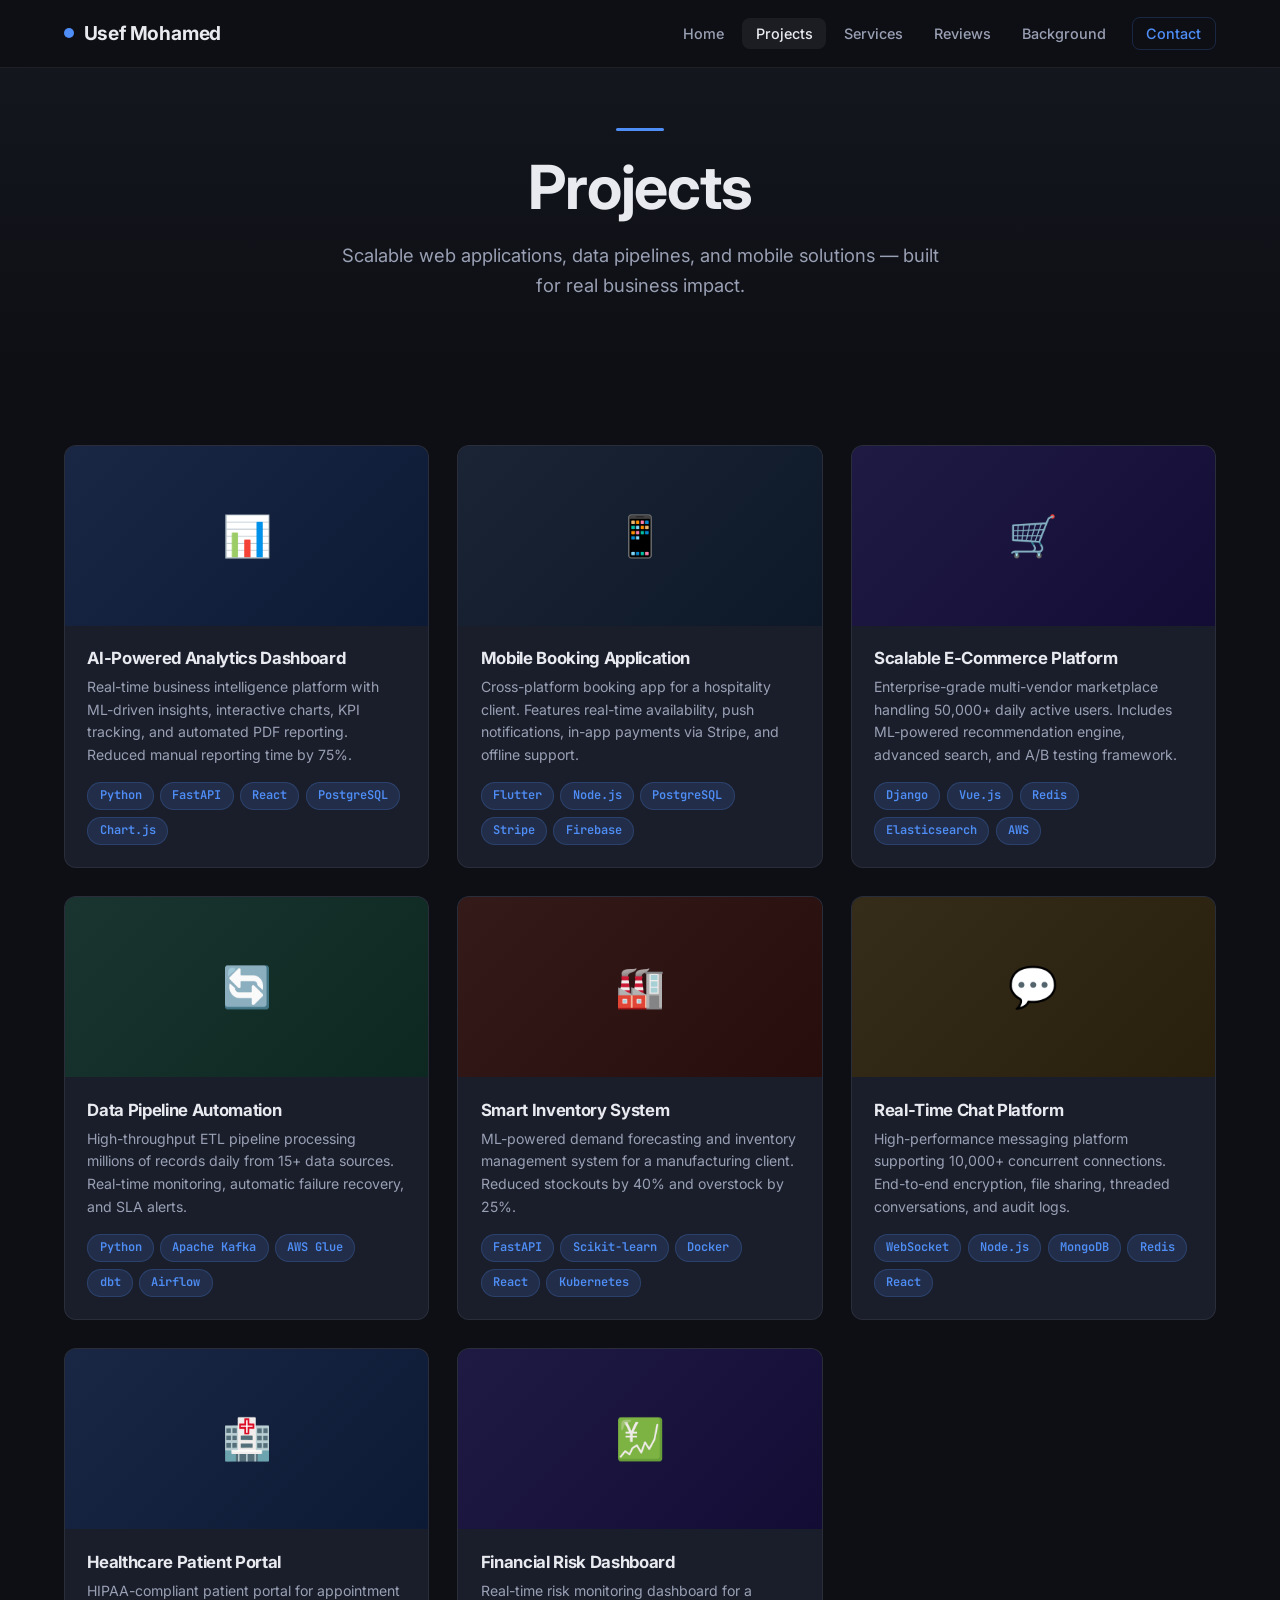
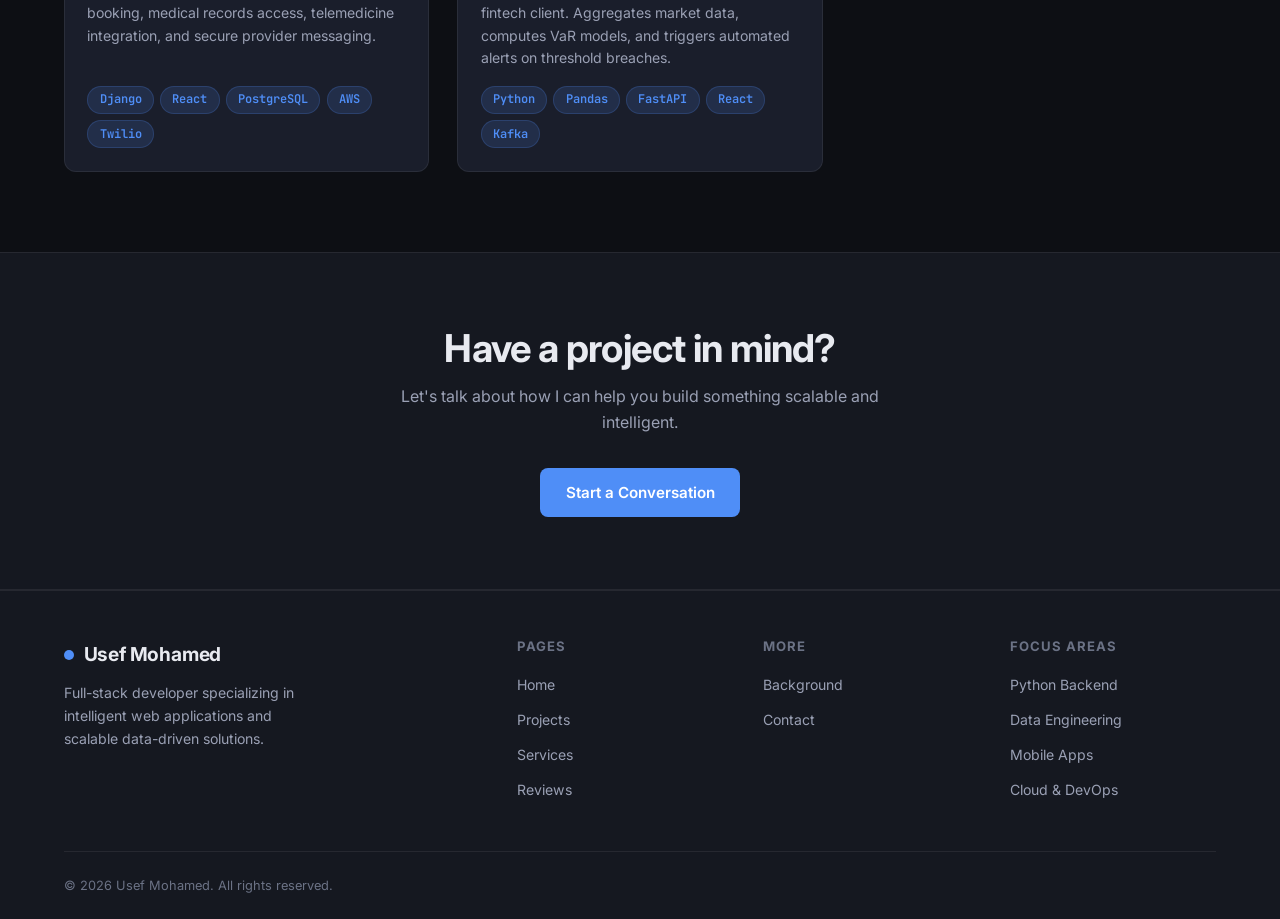
<file: projects.html>
<!DOCTYPE html>
<html lang="en">
<head>
  <meta charset="UTF-8" />
  <meta name="viewport" content="width=device-width, initial-scale=1.0" />
  <meta name="description" content="Full portfolio of web applications, data pipelines, and mobile apps built by Usef Mohamed." />
  <title>Projects — Usef Mohamed</title>
  <link rel="preconnect" href="https://fonts.googleapis.com" />
  <link rel="preconnect" href="https://fonts.gstatic.com" crossorigin />
  <link href="https://fonts.googleapis.com/css2?family=Inter:wght@400;500;600;700;800&family=JetBrains+Mono:wght@400;600&display=swap" rel="stylesheet" />
  <link rel="stylesheet" href="css/style.css" />
</head>
<body>

  <!-- ===== NAVIGATION ===== -->
  <nav class="navbar" role="navigation" aria-label="Main navigation">
    <div class="container nav-inner">
      <a href="index.html" class="nav-logo" aria-label="Usef Mohamed — home">
        <span class="logo-dot" aria-hidden="true"></span>
        Usef Mohamed
      </a>
      <button class="nav-toggle" aria-controls="nav-links" aria-expanded="false" aria-label="Toggle navigation menu">
        <span></span><span></span><span></span>
      </button>
      <ul class="nav-links" id="nav-links" role="list">
        <li><a href="index.html">Home</a></li>
        <li><a href="projects.html">Projects</a></li>
        <li><a href="services.html">Services</a></li>
        <li><a href="reviews.html">Reviews</a></li>
        <li><a href="academic.html">Background</a></li>
        <li><a href="contact.html" class="nav-cta">Contact</a></li>
      </ul>
    </div>
  </nav>

  <!-- ===== PAGE HERO ===== -->
  <main id="main-content">
  <header class="page-hero">
    <div class="container">
      <div class="divider" aria-hidden="true" style="margin:0 auto 1.25rem;"></div>
      <h1>Projects</h1>
      <p>Scalable web applications, data pipelines, and mobile solutions — built for real business impact.</p>
    </div>
  </header>

  <!-- ===== ALL PROJECTS ===== -->
  <section aria-label="Project portfolio">
    <div class="container">
      <div class="projects-grid">

        <article class="project-card reveal" aria-label="AI Analytics Dashboard">
          <div class="project-img-placeholder project-img-1" role="img" aria-label="Analytics dashboard interface preview">📊</div>
          <div class="project-card-body">
            <h3 class="project-card-title">AI-Powered Analytics Dashboard</h3>
            <p class="project-card-desc">Real-time business intelligence platform with ML-driven insights, interactive charts, KPI tracking, and automated PDF reporting. Reduced manual reporting time by 75%.</p>
            <ul class="tech-stack" aria-label="Technologies used">
              <li class="tech-tag">Python</li>
              <li class="tech-tag">FastAPI</li>
              <li class="tech-tag">React</li>
              <li class="tech-tag">PostgreSQL</li>
              <li class="tech-tag">Chart.js</li>
            </ul>
          </div>
        </article>

        <article class="project-card reveal" aria-label="Mobile Booking Application">
          <div class="project-img-placeholder project-img-2" role="img" aria-label="Mobile booking app interface preview">📱</div>
          <div class="project-card-body">
            <h3 class="project-card-title">Mobile Booking Application</h3>
            <p class="project-card-desc">Cross-platform booking app for a hospitality client. Features real-time availability, push notifications, in-app payments via Stripe, and offline support.</p>
            <ul class="tech-stack" aria-label="Technologies used">
              <li class="tech-tag">Flutter</li>
              <li class="tech-tag">Node.js</li>
              <li class="tech-tag">PostgreSQL</li>
              <li class="tech-tag">Stripe</li>
              <li class="tech-tag">Firebase</li>
            </ul>
          </div>
        </article>

        <article class="project-card reveal" aria-label="Scalable E-Commerce Platform">
          <div class="project-img-placeholder project-img-3" role="img" aria-label="E-commerce platform interface preview">🛒</div>
          <div class="project-card-body">
            <h3 class="project-card-title">Scalable E-Commerce Platform</h3>
            <p class="project-card-desc">Enterprise-grade multi-vendor marketplace handling 50,000+ daily active users. Includes ML-powered recommendation engine, advanced search, and A/B testing framework.</p>
            <ul class="tech-stack" aria-label="Technologies used">
              <li class="tech-tag">Django</li>
              <li class="tech-tag">Vue.js</li>
              <li class="tech-tag">Redis</li>
              <li class="tech-tag">Elasticsearch</li>
              <li class="tech-tag">AWS</li>
            </ul>
          </div>
        </article>

        <article class="project-card reveal" aria-label="Data Pipeline Automation">
          <div class="project-img-placeholder project-img-4" role="img" aria-label="Data pipeline workflow preview">🔄</div>
          <div class="project-card-body">
            <h3 class="project-card-title">Data Pipeline Automation</h3>
            <p class="project-card-desc">High-throughput ETL pipeline processing millions of records daily from 15+ data sources. Real-time monitoring, automatic failure recovery, and SLA alerts.</p>
            <ul class="tech-stack" aria-label="Technologies used">
              <li class="tech-tag">Python</li>
              <li class="tech-tag">Apache Kafka</li>
              <li class="tech-tag">AWS Glue</li>
              <li class="tech-tag">dbt</li>
              <li class="tech-tag">Airflow</li>
            </ul>
          </div>
        </article>

        <article class="project-card reveal" aria-label="Smart Inventory System">
          <div class="project-img-placeholder project-img-5" role="img" aria-label="Inventory management dashboard preview">🏭</div>
          <div class="project-card-body">
            <h3 class="project-card-title">Smart Inventory System</h3>
            <p class="project-card-desc">ML-powered demand forecasting and inventory management system for a manufacturing client. Reduced stockouts by 40% and overstock by 25%.</p>
            <ul class="tech-stack" aria-label="Technologies used">
              <li class="tech-tag">FastAPI</li>
              <li class="tech-tag">Scikit-learn</li>
              <li class="tech-tag">Docker</li>
              <li class="tech-tag">React</li>
              <li class="tech-tag">Kubernetes</li>
            </ul>
          </div>
        </article>

        <article class="project-card reveal" aria-label="Real-Time Chat Platform">
          <div class="project-img-placeholder project-img-6" role="img" aria-label="Chat application interface preview">💬</div>
          <div class="project-card-body">
            <h3 class="project-card-title">Real-Time Chat Platform</h3>
            <p class="project-card-desc">High-performance messaging platform supporting 10,000+ concurrent connections. End-to-end encryption, file sharing, threaded conversations, and audit logs.</p>
            <ul class="tech-stack" aria-label="Technologies used">
              <li class="tech-tag">WebSocket</li>
              <li class="tech-tag">Node.js</li>
              <li class="tech-tag">MongoDB</li>
              <li class="tech-tag">Redis</li>
              <li class="tech-tag">React</li>
            </ul>
          </div>
        </article>

        <article class="project-card reveal" aria-label="Healthcare Patient Portal">
          <div class="project-img-placeholder project-img-1" role="img" aria-label="Healthcare portal interface preview">🏥</div>
          <div class="project-card-body">
            <h3 class="project-card-title">Healthcare Patient Portal</h3>
            <p class="project-card-desc">HIPAA-compliant patient portal for appointment booking, medical records access, telemedicine integration, and secure provider messaging.</p>
            <ul class="tech-stack" aria-label="Technologies used">
              <li class="tech-tag">Django</li>
              <li class="tech-tag">React</li>
              <li class="tech-tag">PostgreSQL</li>
              <li class="tech-tag">AWS</li>
              <li class="tech-tag">Twilio</li>
            </ul>
          </div>
        </article>

        <article class="project-card reveal" aria-label="Financial Risk Dashboard">
          <div class="project-img-placeholder project-img-3" role="img" aria-label="Financial dashboard interface preview">💹</div>
          <div class="project-card-body">
            <h3 class="project-card-title">Financial Risk Dashboard</h3>
            <p class="project-card-desc">Real-time risk monitoring dashboard for a fintech client. Aggregates market data, computes VaR models, and triggers automated alerts on threshold breaches.</p>
            <ul class="tech-stack" aria-label="Technologies used">
              <li class="tech-tag">Python</li>
              <li class="tech-tag">Pandas</li>
              <li class="tech-tag">FastAPI</li>
              <li class="tech-tag">React</li>
              <li class="tech-tag">Kafka</li>
            </ul>
          </div>
        </article>

      </div>
    </div>
  </section>

  <!-- ===== CTA ===== -->
  <section class="cta-banner" aria-label="Contact call to action">
    <div class="container">
      <h2>Have a project in mind?</h2>
      <p>Let's talk about how I can help you build something scalable and intelligent.</p>
      <a href="contact.html" class="btn btn-primary">Start a Conversation</a>
    </div>
  </section>
  </main>

  <!-- ===== FOOTER ===== -->
  <footer class="site-footer" role="contentinfo">
    <div class="container">
      <div class="footer-grid">
        <div class="footer-brand">
          <a href="index.html" class="nav-logo">
            <span class="logo-dot" aria-hidden="true"></span>
            Usef Mohamed
          </a>
          <p>Full-stack developer specializing in intelligent web applications and scalable data-driven solutions.</p>
        </div>
        <div class="footer-col">
          <h4>Pages</h4>
          <ul>
            <li><a href="index.html">Home</a></li>
            <li><a href="projects.html">Projects</a></li>
            <li><a href="services.html">Services</a></li>
            <li><a href="reviews.html">Reviews</a></li>
          </ul>
        </div>
        <div class="footer-col">
          <h4>More</h4>
          <ul>
            <li><a href="academic.html">Background</a></li>
            <li><a href="contact.html">Contact</a></li>
          </ul>
        </div>
        <div class="footer-col">
          <h4>Focus Areas</h4>
          <ul>
            <li><a href="services.html">Python Backend</a></li>
            <li><a href="services.html">Data Engineering</a></li>
            <li><a href="services.html">Mobile Apps</a></li>
            <li><a href="services.html">Cloud &amp; DevOps</a></li>
          </ul>
        </div>
      </div>
      <div class="footer-bottom">
        <p>© 2026 Usef Mohamed. All rights reserved.</p>
      </div>
    </div>
  </footer>

  <script src="js/main.js"></script>
</body>
</html>
</file>
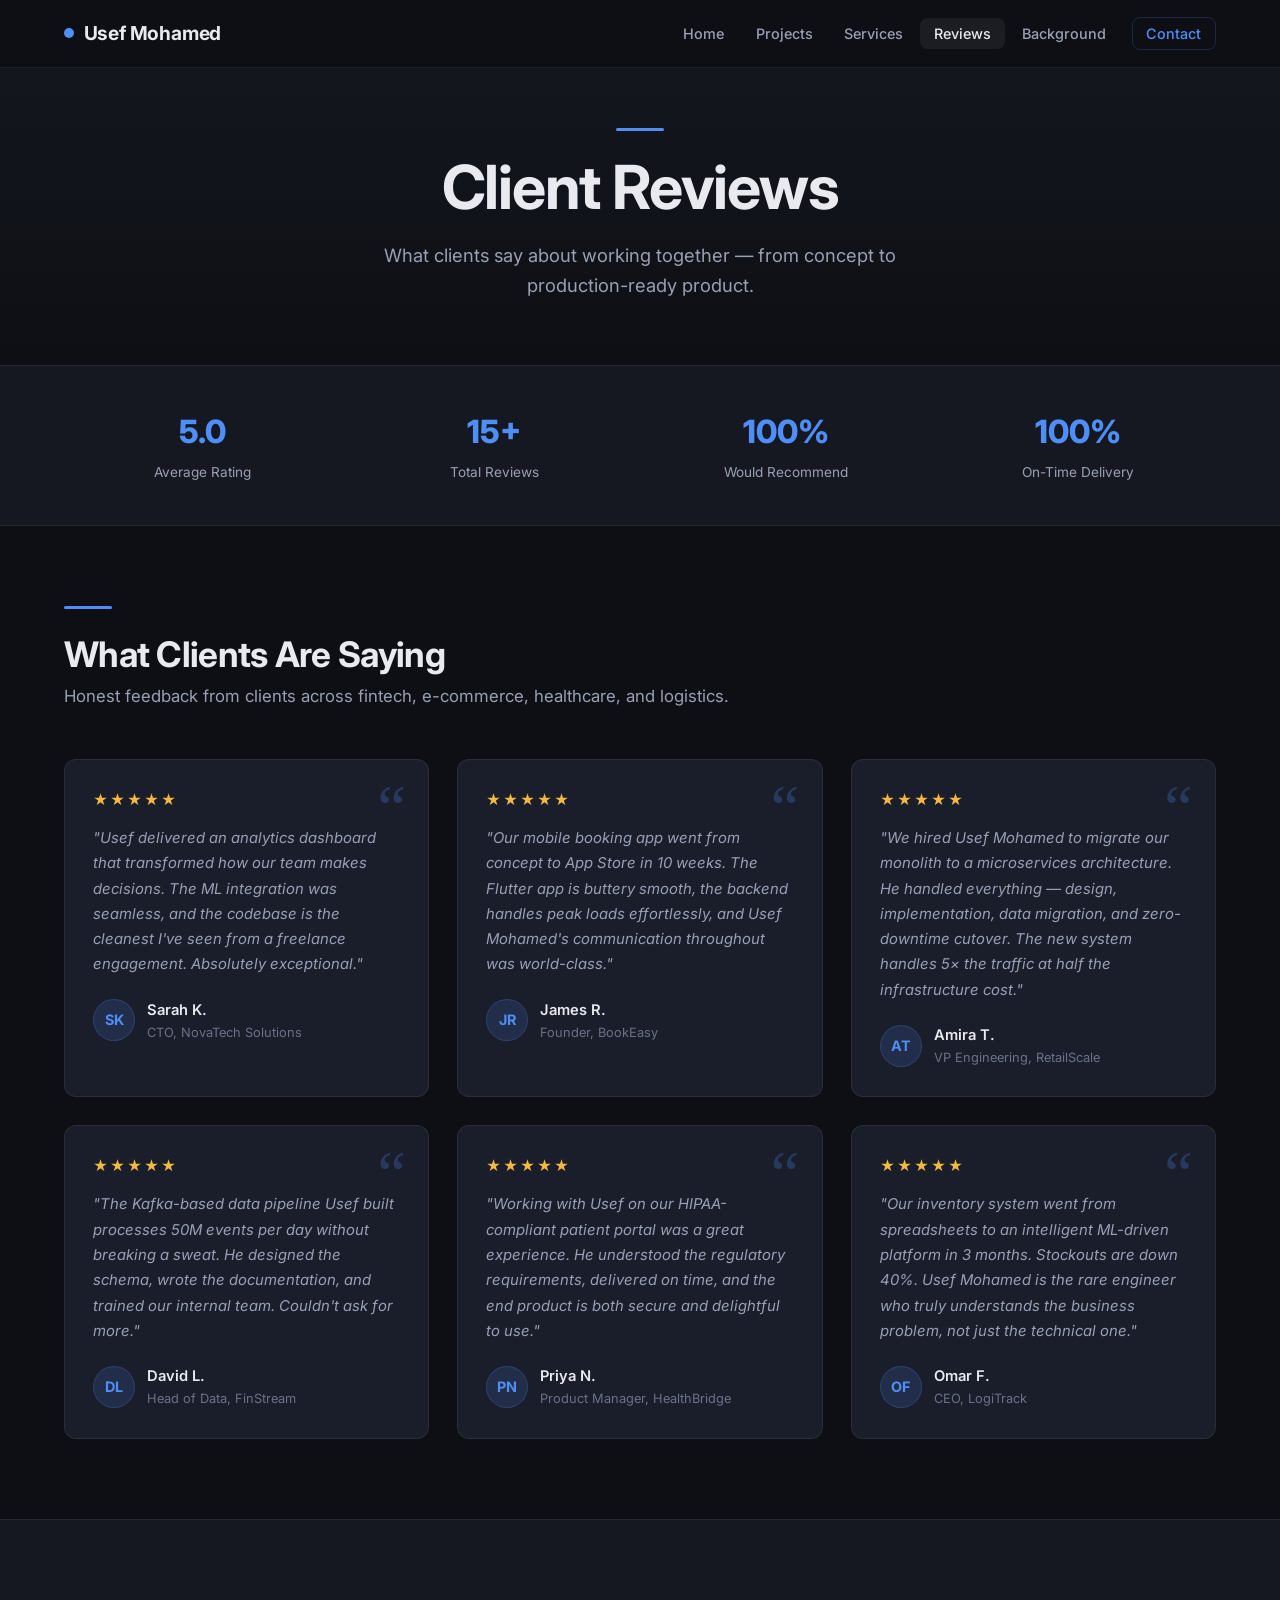
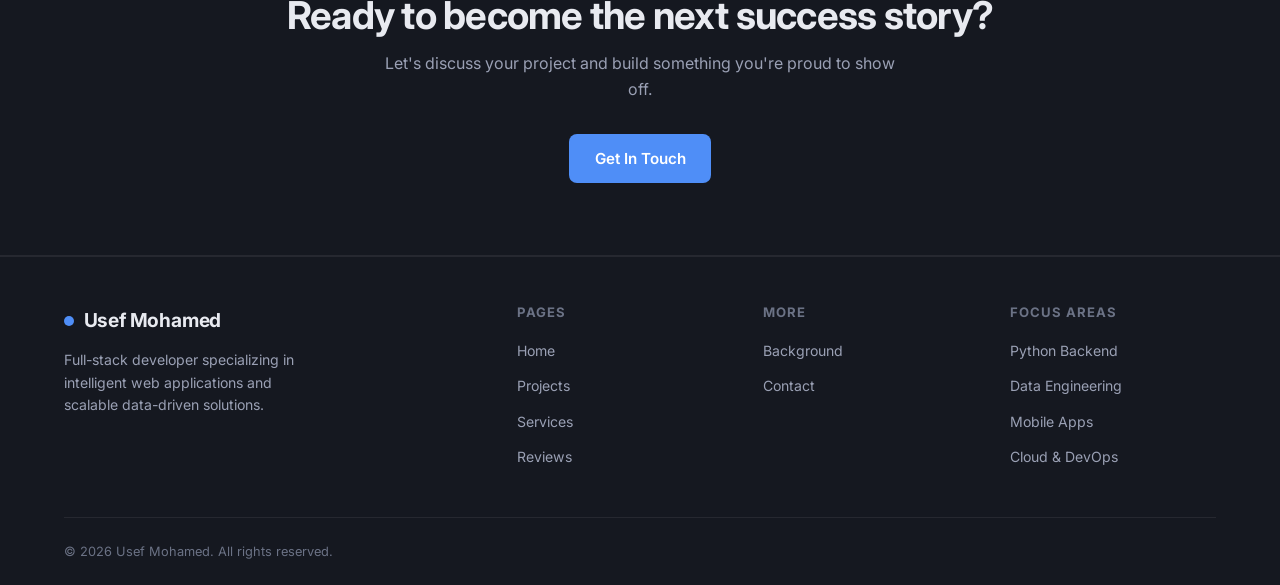
<file: reviews.html>
<!DOCTYPE html>
<html lang="en">
<head>
  <meta charset="UTF-8" />
  <meta name="viewport" content="width=device-width, initial-scale=1.0" />
  <meta name="description" content="Client reviews and testimonials for Usef Mohamed — full-stack developer." />
  <title>Reviews — Usef Mohamed</title>
  <link rel="preconnect" href="https://fonts.googleapis.com" />
  <link rel="preconnect" href="https://fonts.gstatic.com" crossorigin />
  <link href="https://fonts.googleapis.com/css2?family=Inter:wght@400;500;600;700;800&family=JetBrains+Mono:wght@400;600&display=swap" rel="stylesheet" />
  <link rel="stylesheet" href="css/style.css" />
</head>
<body>

  <!-- ===== NAVIGATION ===== -->
  <nav class="navbar" role="navigation" aria-label="Main navigation">
    <div class="container nav-inner">
      <a href="index.html" class="nav-logo" aria-label="Usef Mohamed — home">
        <span class="logo-dot" aria-hidden="true"></span>
        Usef Mohamed
      </a>
      <button class="nav-toggle" aria-controls="nav-links" aria-expanded="false" aria-label="Toggle navigation menu">
        <span></span><span></span><span></span>
      </button>
      <ul class="nav-links" id="nav-links" role="list">
        <li><a href="index.html">Home</a></li>
        <li><a href="projects.html">Projects</a></li>
        <li><a href="services.html">Services</a></li>
        <li><a href="reviews.html">Reviews</a></li>
        <li><a href="academic.html">Background</a></li>
        <li><a href="contact.html" class="nav-cta">Contact</a></li>
      </ul>
    </div>
  </nav>

  <!-- ===== PAGE HERO ===== -->
  <main id="main-content">
  <header class="page-hero">
    <div class="container">
      <div class="divider" aria-hidden="true" style="margin:0 auto 1.25rem;"></div>
      <h1>Client Reviews</h1>
      <p>What clients say about working together — from concept to production-ready product.</p>
    </div>
  </header>

  <!-- ===== SUMMARY STRIP ===== -->
  <div class="stats-strip" aria-label="Review summary statistics">
    <div class="container">
      <div class="stats-grid">
        <div class="stat-item">
          <span class="stat-number" aria-label="Average rating 5.0 out of 5">5.0</span>
          <span class="stat-label">Average Rating</span>
        </div>
        <div class="stat-item">
          <span class="stat-number" aria-label="15 plus reviews">15+</span>
          <span class="stat-label">Total Reviews</span>
        </div>
        <div class="stat-item">
          <span class="stat-number" aria-label="100 percent would recommend">100%</span>
          <span class="stat-label">Would Recommend</span>
        </div>
        <div class="stat-item">
          <span class="stat-number" aria-label="100 percent on-time delivery">100%</span>
          <span class="stat-label">On-Time Delivery</span>
        </div>
      </div>
    </div>
  </div>

  <!-- ===== REVIEWS GRID ===== -->
  <section aria-labelledby="reviews-heading">
    <div class="container">
      <div class="divider" aria-hidden="true"></div>
      <h2 class="section-title" id="reviews-heading">What Clients Are Saying</h2>
      <p class="section-subtitle">Honest feedback from clients across fintech, e-commerce, healthcare, and logistics.</p>

      <div class="reviews-grid">

        <article class="review-card reveal" aria-label="Review from Sarah K., CTO at NovaTech">
          <div class="stars" aria-label="5 out of 5 stars">★★★★★</div>
          <p class="review-text">"Usef delivered an analytics dashboard that transformed how our team makes decisions. The ML integration was seamless, and the codebase is the cleanest I've seen from a freelance engagement. Absolutely exceptional."</p>
          <div class="reviewer">
            <div class="reviewer-avatar" aria-hidden="true">SK</div>
            <div class="reviewer-info">
              <p class="reviewer-name">Sarah K.</p>
              <p class="reviewer-role">CTO, NovaTech Solutions</p>
            </div>
          </div>
        </article>

        <article class="review-card reveal" aria-label="Review from James R., Founder at BookEasy">
          <div class="stars" aria-label="5 out of 5 stars">★★★★★</div>
          <p class="review-text">"Our mobile booking app went from concept to App Store in 10 weeks. The Flutter app is buttery smooth, the backend handles peak loads effortlessly, and Usef Mohamed's communication throughout was world-class."</p>
          <div class="reviewer">
            <div class="reviewer-avatar" aria-hidden="true">JR</div>
            <div class="reviewer-info">
              <p class="reviewer-name">James R.</p>
              <p class="reviewer-role">Founder, BookEasy</p>
            </div>
          </div>
        </article>

        <article class="review-card reveal" aria-label="Review from Amira T., VP Engineering at RetailScale">
          <div class="stars" aria-label="5 out of 5 stars">★★★★★</div>
          <p class="review-text">"We hired Usef Mohamed to migrate our monolith to a microservices architecture. He handled everything — design, implementation, data migration, and zero-downtime cutover. The new system handles 5× the traffic at half the infrastructure cost."</p>
          <div class="reviewer">
            <div class="reviewer-avatar" aria-hidden="true">AT</div>
            <div class="reviewer-info">
              <p class="reviewer-name">Amira T.</p>
              <p class="reviewer-role">VP Engineering, RetailScale</p>
            </div>
          </div>
        </article>

        <article class="review-card reveal" aria-label="Review from David L., Head of Data at FinStream">
          <div class="stars" aria-label="5 out of 5 stars">★★★★★</div>
          <p class="review-text">"The Kafka-based data pipeline Usef built processes 50M events per day without breaking a sweat. He designed the schema, wrote the documentation, and trained our internal team. Couldn't ask for more."</p>
          <div class="reviewer">
            <div class="reviewer-avatar" aria-hidden="true">DL</div>
            <div class="reviewer-info">
              <p class="reviewer-name">David L.</p>
              <p class="reviewer-role">Head of Data, FinStream</p>
            </div>
          </div>
        </article>

        <article class="review-card reveal" aria-label="Review from Priya N., Product Manager at HealthBridge">
          <div class="stars" aria-label="5 out of 5 stars">★★★★★</div>
          <p class="review-text">"Working with Usef on our HIPAA-compliant patient portal was a great experience. He understood the regulatory requirements, delivered on time, and the end product is both secure and delightful to use."</p>
          <div class="reviewer">
            <div class="reviewer-avatar" aria-hidden="true">PN</div>
            <div class="reviewer-info">
              <p class="reviewer-name">Priya N.</p>
              <p class="reviewer-role">Product Manager, HealthBridge</p>
            </div>
          </div>
        </article>

        <article class="review-card reveal" aria-label="Review from Omar F., CEO at LogiTrack">
          <div class="stars" aria-label="5 out of 5 stars">★★★★★</div>
          <p class="review-text">"Our inventory system went from spreadsheets to an intelligent ML-driven platform in 3 months. Stockouts are down 40%. Usef Mohamed is the rare engineer who truly understands the business problem, not just the technical one."</p>
          <div class="reviewer">
            <div class="reviewer-avatar" aria-hidden="true">OF</div>
            <div class="reviewer-info">
              <p class="reviewer-name">Omar F.</p>
              <p class="reviewer-role">CEO, LogiTrack</p>
            </div>
          </div>
        </article>

      </div>
    </div>
  </section>

  <!-- ===== CTA ===== -->
  <section class="cta-banner" aria-label="Contact call to action">
    <div class="container">
      <h2>Ready to become the next success story?</h2>
      <p>Let's discuss your project and build something you're proud to show off.</p>
      <a href="contact.html" class="btn btn-primary">Get In Touch</a>
    </div>
  </section>
  </main>

  <!-- ===== FOOTER ===== -->
  <footer class="site-footer" role="contentinfo">
    <div class="container">
      <div class="footer-grid">
        <div class="footer-brand">
          <a href="index.html" class="nav-logo">
            <span class="logo-dot" aria-hidden="true"></span>
            Usef Mohamed
          </a>
          <p>Full-stack developer specializing in intelligent web applications and scalable data-driven solutions.</p>
        </div>
        <div class="footer-col">
          <h4>Pages</h4>
          <ul>
            <li><a href="index.html">Home</a></li>
            <li><a href="projects.html">Projects</a></li>
            <li><a href="services.html">Services</a></li>
            <li><a href="reviews.html">Reviews</a></li>
          </ul>
        </div>
        <div class="footer-col">
          <h4>More</h4>
          <ul>
            <li><a href="academic.html">Background</a></li>
            <li><a href="contact.html">Contact</a></li>
          </ul>
        </div>
        <div class="footer-col">
          <h4>Focus Areas</h4>
          <ul>
            <li><a href="services.html">Python Backend</a></li>
            <li><a href="services.html">Data Engineering</a></li>
            <li><a href="services.html">Mobile Apps</a></li>
            <li><a href="services.html">Cloud &amp; DevOps</a></li>
          </ul>
        </div>
      </div>
      <div class="footer-bottom">
        <p>© 2026 Usef Mohamed. All rights reserved.</p>
      </div>
    </div>
  </footer>

  <script src="js/main.js"></script>
</body>
</html>
</file>
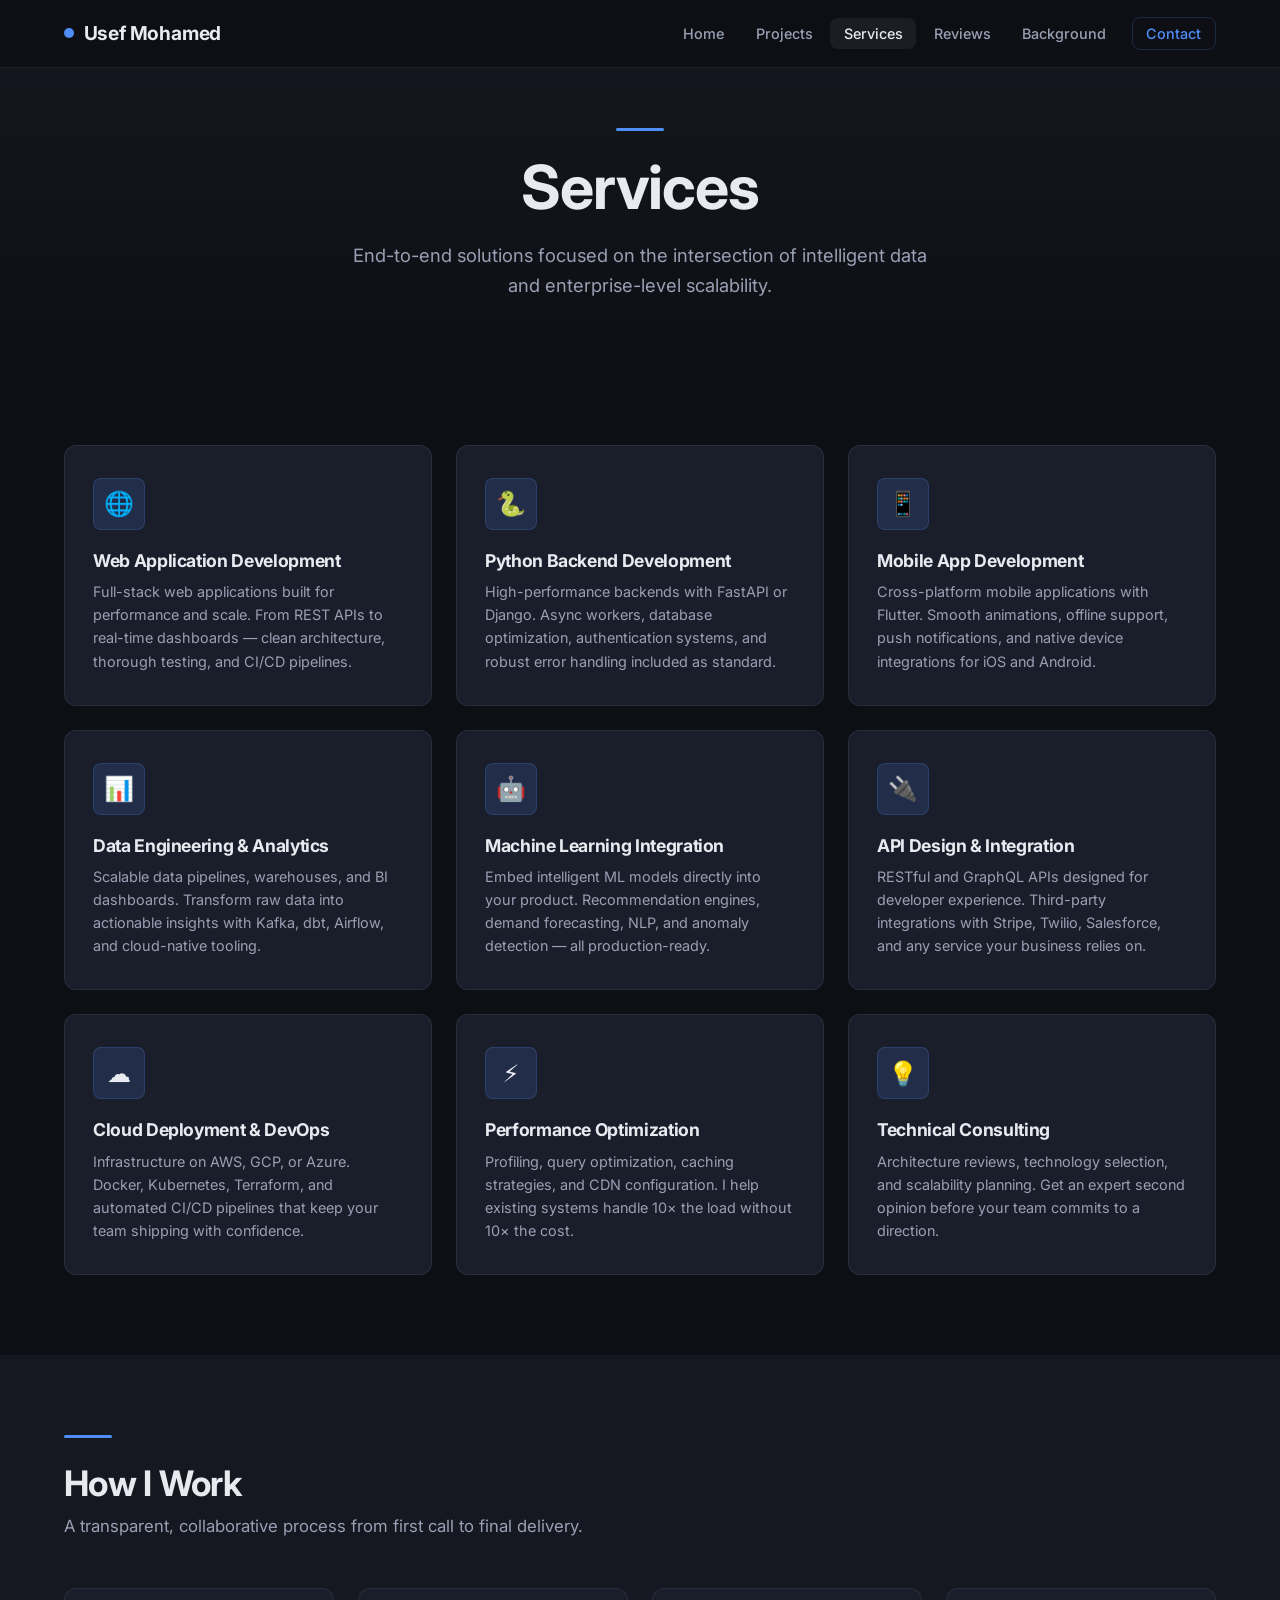
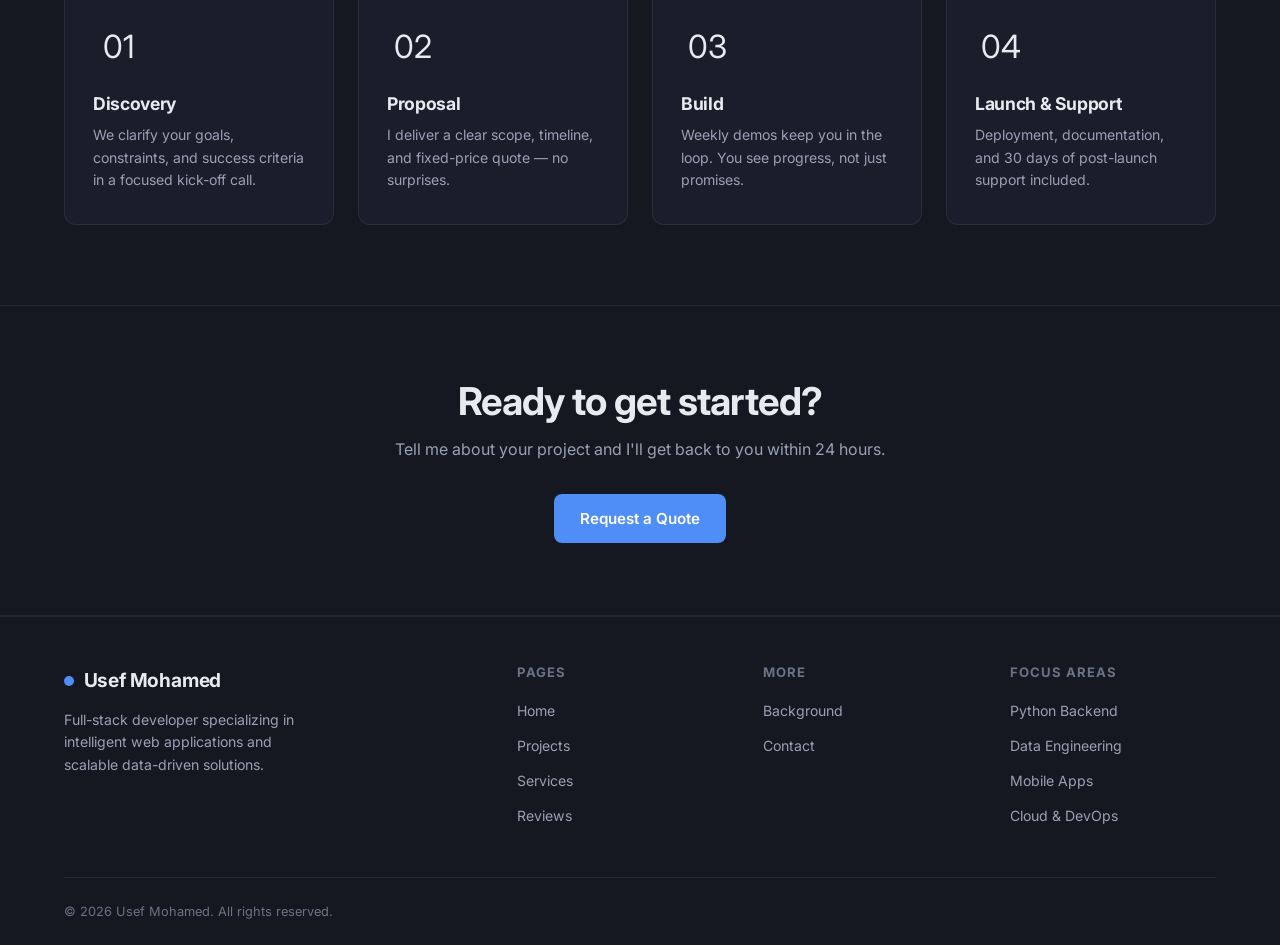
<file: services.html>
<!DOCTYPE html>
<html lang="en">
<head>
  <meta charset="UTF-8" />
  <meta name="viewport" content="width=device-width, initial-scale=1.0" />
  <meta name="description" content="Services offered by Usef Mohamed — Python backend, data engineering, mobile apps, cloud deployment, and more." />
  <title>Services — Usef Mohamed</title>
  <link rel="preconnect" href="https://fonts.googleapis.com" />
  <link rel="preconnect" href="https://fonts.gstatic.com" crossorigin />
  <link href="https://fonts.googleapis.com/css2?family=Inter:wght@400;500;600;700;800&family=JetBrains+Mono:wght@400;600&display=swap" rel="stylesheet" />
  <link rel="stylesheet" href="css/style.css" />
</head>
<body>

  <!-- ===== NAVIGATION ===== -->
  <nav class="navbar" role="navigation" aria-label="Main navigation">
    <div class="container nav-inner">
      <a href="index.html" class="nav-logo" aria-label="Usef Mohamed — home">
        <span class="logo-dot" aria-hidden="true"></span>
        Usef Mohamed
      </a>
      <button class="nav-toggle" aria-controls="nav-links" aria-expanded="false" aria-label="Toggle navigation menu">
        <span></span><span></span><span></span>
      </button>
      <ul class="nav-links" id="nav-links" role="list">
        <li><a href="index.html">Home</a></li>
        <li><a href="projects.html">Projects</a></li>
        <li><a href="services.html">Services</a></li>
        <li><a href="reviews.html">Reviews</a></li>
        <li><a href="academic.html">Background</a></li>
        <li><a href="contact.html" class="nav-cta">Contact</a></li>
      </ul>
    </div>
  </nav>

  <!-- ===== PAGE HERO ===== -->
  <main id="main-content">
  <header class="page-hero">
    <div class="container">
      <div class="divider" aria-hidden="true" style="margin:0 auto 1.25rem;"></div>
      <h1>Services</h1>
      <p>End-to-end solutions focused on the intersection of intelligent data and enterprise-level scalability.</p>
    </div>
  </header>

  <!-- ===== SERVICES GRID ===== -->
  <section aria-label="Service offerings">
    <div class="container">
      <div class="services-grid">

        <article class="service-card reveal" aria-label="Web Application Development service">
          <div class="service-icon" aria-hidden="true">🌐</div>
          <h3>Web Application Development</h3>
          <p>Full-stack web applications built for performance and scale. From REST APIs to real-time dashboards — clean architecture, thorough testing, and CI/CD pipelines.</p>
        </article>

        <article class="service-card reveal" aria-label="Python Backend Development service">
          <div class="service-icon" aria-hidden="true">🐍</div>
          <h3>Python Backend Development</h3>
          <p>High-performance backends with FastAPI or Django. Async workers, database optimization, authentication systems, and robust error handling included as standard.</p>
        </article>

        <article class="service-card reveal" aria-label="Mobile App Development service">
          <div class="service-icon" aria-hidden="true">📱</div>
          <h3>Mobile App Development</h3>
          <p>Cross-platform mobile applications with Flutter. Smooth animations, offline support, push notifications, and native device integrations for iOS and Android.</p>
        </article>

        <article class="service-card reveal" aria-label="Data Engineering and Analytics service">
          <div class="service-icon" aria-hidden="true">📊</div>
          <h3>Data Engineering &amp; Analytics</h3>
          <p>Scalable data pipelines, warehouses, and BI dashboards. Transform raw data into actionable insights with Kafka, dbt, Airflow, and cloud-native tooling.</p>
        </article>

        <article class="service-card reveal" aria-label="Machine Learning Integration service">
          <div class="service-icon" aria-hidden="true">🤖</div>
          <h3>Machine Learning Integration</h3>
          <p>Embed intelligent ML models directly into your product. Recommendation engines, demand forecasting, NLP, and anomaly detection — all production-ready.</p>
        </article>

        <article class="service-card reveal" aria-label="API Design and Integration service">
          <div class="service-icon" aria-hidden="true">🔌</div>
          <h3>API Design &amp; Integration</h3>
          <p>RESTful and GraphQL APIs designed for developer experience. Third-party integrations with Stripe, Twilio, Salesforce, and any service your business relies on.</p>
        </article>

        <article class="service-card reveal" aria-label="Cloud Deployment and DevOps service">
          <div class="service-icon" aria-hidden="true">☁️</div>
          <h3>Cloud Deployment &amp; DevOps</h3>
          <p>Infrastructure on AWS, GCP, or Azure. Docker, Kubernetes, Terraform, and automated CI/CD pipelines that keep your team shipping with confidence.</p>
        </article>

        <article class="service-card reveal" aria-label="Performance Optimization service">
          <div class="service-icon" aria-hidden="true">⚡</div>
          <h3>Performance Optimization</h3>
          <p>Profiling, query optimization, caching strategies, and CDN configuration. I help existing systems handle 10× the load without 10× the cost.</p>
        </article>

        <article class="service-card reveal" aria-label="Technical Consulting service">
          <div class="service-icon" aria-hidden="true">💡</div>
          <h3>Technical Consulting</h3>
          <p>Architecture reviews, technology selection, and scalability planning. Get an expert second opinion before your team commits to a direction.</p>
        </article>

      </div>
    </div>
  </section>

  <!-- ===== HOW IT WORKS ===== -->
  <section style="background: var(--bg-secondary); padding: 5rem 0;" aria-labelledby="process-heading">
    <div class="container">
      <div class="divider" aria-hidden="true"></div>
      <h2 class="section-title" id="process-heading">How I Work</h2>
      <p class="section-subtitle">A transparent, collaborative process from first call to final delivery.</p>
      <div class="services-grid" style="grid-template-columns: repeat(auto-fill, minmax(220px, 1fr));">
        <div class="service-card reveal" aria-label="Step 1: Discovery">
          <div class="service-icon" aria-hidden="true" style="background: none; border: none; font-size:2rem;">01</div>
          <h3>Discovery</h3>
          <p style="color: var(--text-secondary); font-size: 0.88rem;">We clarify your goals, constraints, and success criteria in a focused kick-off call.</p>
        </div>
        <div class="service-card reveal" aria-label="Step 2: Proposal">
          <div class="service-icon" aria-hidden="true" style="background: none; border: none; font-size:2rem;">02</div>
          <h3>Proposal</h3>
          <p style="color: var(--text-secondary); font-size: 0.88rem;">I deliver a clear scope, timeline, and fixed-price quote — no surprises.</p>
        </div>
        <div class="service-card reveal" aria-label="Step 3: Build">
          <div class="service-icon" aria-hidden="true" style="background: none; border: none; font-size:2rem;">03</div>
          <h3>Build</h3>
          <p style="color: var(--text-secondary); font-size: 0.88rem;">Weekly demos keep you in the loop. You see progress, not just promises.</p>
        </div>
        <div class="service-card reveal" aria-label="Step 4: Launch">
          <div class="service-icon" aria-hidden="true" style="background: none; border: none; font-size:2rem;">04</div>
          <h3>Launch &amp; Support</h3>
          <p style="color: var(--text-secondary); font-size: 0.88rem;">Deployment, documentation, and 30 days of post-launch support included.</p>
        </div>
      </div>
    </div>
  </section>

  <!-- ===== CTA ===== -->
  <section class="cta-banner" aria-label="Contact call to action">
    <div class="container">
      <h2>Ready to get started?</h2>
      <p>Tell me about your project and I'll get back to you within 24 hours.</p>
      <a href="contact.html" class="btn btn-primary">Request a Quote</a>
    </div>
  </section>
  </main>

  <!-- ===== FOOTER ===== -->
  <footer class="site-footer" role="contentinfo">
    <div class="container">
      <div class="footer-grid">
        <div class="footer-brand">
          <a href="index.html" class="nav-logo">
            <span class="logo-dot" aria-hidden="true"></span>
            Usef Mohamed
          </a>
          <p>Full-stack developer specializing in intelligent web applications and scalable data-driven solutions.</p>
        </div>
        <div class="footer-col">
          <h4>Pages</h4>
          <ul>
            <li><a href="index.html">Home</a></li>
            <li><a href="projects.html">Projects</a></li>
            <li><a href="services.html">Services</a></li>
            <li><a href="reviews.html">Reviews</a></li>
          </ul>
        </div>
        <div class="footer-col">
          <h4>More</h4>
          <ul>
            <li><a href="academic.html">Background</a></li>
            <li><a href="contact.html">Contact</a></li>
          </ul>
        </div>
        <div class="footer-col">
          <h4>Focus Areas</h4>
          <ul>
            <li><a href="services.html">Python Backend</a></li>
            <li><a href="services.html">Data Engineering</a></li>
            <li><a href="services.html">Mobile Apps</a></li>
            <li><a href="services.html">Cloud &amp; DevOps</a></li>
          </ul>
        </div>
      </div>
      <div class="footer-bottom">
        <p>© 2026 Usef Mohamed. All rights reserved.</p>
      </div>
    </div>
  </footer>

  <script src="js/main.js"></script>
</body>
</html>
</file>
<file: css/style.css>
/* ============================================================
   PORTFOLIO — Dark Mode, Grid Layout, Card-Based Design
   ============================================================ */

/* ---------- CSS Custom Properties ---------- */
:root {
  --bg-primary:   #0d0f14;
  --bg-secondary: #151820;
  --bg-card:      #1a1e2b;
  --bg-card-hover:#1f2435;
  --accent:       #4f8ef7;
  --accent-hover: #6aa3ff;
  --accent-dim:   rgba(79, 142, 247, 0.15);
  --text-primary: #e8eaf0;
  --text-secondary: #9aa0b4;
  --text-muted:   #6b7285;
  --border:       rgba(79, 142, 247, 0.2);
  --border-card:  rgba(255, 255, 255, 0.07);
  --shadow:       0 4px 24px rgba(0, 0, 0, 0.45);
  --shadow-card:  0 8px 32px rgba(0, 0, 0, 0.5);
  --radius:       12px;
  --radius-sm:    8px;
  --font-main:    'Inter', 'Segoe UI', system-ui, sans-serif;
  --font-mono:    'JetBrains Mono', 'Fira Code', monospace;
  --nav-height:   68px;
  --transition:   0.25s ease;
}

/* ---------- Reset & Base ---------- */
*, *::before, *::after {
  box-sizing: border-box;
  margin: 0;
  padding: 0;
}

html {
  scroll-behavior: smooth;
  font-size: 16px;
}

body {
  font-family: var(--font-main);
  background-color: var(--bg-primary);
  color: var(--text-primary);
  line-height: 1.65;
  min-height: 100vh;
  display: flex;
  flex-direction: column;
  -webkit-font-smoothing: antialiased;
}

img {
  max-width: 100%;
  display: block;
}

a {
  color: var(--accent);
  text-decoration: none;
  transition: color var(--transition);
}

a:hover, a:focus {
  color: var(--accent-hover);
}

/* Focus ring for keyboard navigation */
:focus-visible {
  outline: 2px solid var(--accent);
  outline-offset: 3px;
  border-radius: 4px;
}

ul { list-style: none; }

/* ---------- Typography ---------- */
h1, h2, h3, h4, h5, h6 {
  font-weight: 700;
  line-height: 1.2;
  letter-spacing: -0.02em;
}

h1 { font-size: clamp(2.2rem, 5vw, 3.8rem); }
h2 { font-size: clamp(1.6rem, 3vw, 2.4rem); }
h3 { font-size: clamp(1.1rem, 2vw, 1.4rem); }

.section-title {
  font-size: clamp(1.6rem, 3vw, 2.2rem);
  margin-bottom: 0.5rem;
  color: var(--text-primary);
}

.section-subtitle {
  color: var(--text-secondary);
  font-size: 1.05rem;
  margin-bottom: 3rem;
}

/* ---------- Layout Helpers ---------- */
.container {
  width: 100%;
  max-width: 1200px;
  margin: 0 auto;
  padding: 0 1.5rem;
}

section {
  padding: 5rem 0;
}

.page-hero {
  padding: 8rem 0 4rem;
  text-align: center;
  background: linear-gradient(180deg, var(--bg-secondary) 0%, var(--bg-primary) 100%);
}

.page-hero h1 {
  margin-bottom: 1rem;
}

.page-hero p {
  color: var(--text-secondary);
  font-size: 1.15rem;
  max-width: 600px;
  margin: 0 auto;
}

/* ---------- Navigation ---------- */
.navbar {
  position: fixed;
  top: 0;
  left: 0;
  right: 0;
  height: var(--nav-height);
  z-index: 1000;
  background: rgba(13, 15, 20, 0.85);
  backdrop-filter: blur(14px);
  -webkit-backdrop-filter: blur(14px);
  border-bottom: 1px solid var(--border-card);
  transition: background var(--transition);
}

.navbar.scrolled {
  background: rgba(13, 15, 20, 0.97);
  box-shadow: var(--shadow);
}

.nav-inner {
  display: flex;
  align-items: center;
  justify-content: space-between;
  height: 100%;
}

.nav-logo {
  display: flex;
  align-items: center;
  gap: 0.6rem;
  font-weight: 700;
  font-size: 1.2rem;
  color: var(--text-primary);
  letter-spacing: -0.01em;
}

.nav-logo .logo-dot {
  width: 10px;
  height: 10px;
  background: var(--accent);
  border-radius: 50%;
  display: inline-block;
}

.nav-links {
  display: flex;
  align-items: center;
  gap: 0.25rem;
}

.nav-links a {
  color: var(--text-secondary);
  font-size: 0.9rem;
  font-weight: 500;
  padding: 0.45rem 0.85rem;
  border-radius: var(--radius-sm);
  transition: color var(--transition), background var(--transition);
}

.nav-links a:hover,
.nav-links a.active {
  color: var(--text-primary);
  background: rgba(255, 255, 255, 0.06);
}

.nav-links a.nav-cta {
  color: var(--accent);
  border: 1px solid var(--border);
  margin-left: 0.5rem;
}

.nav-links a.nav-cta:hover {
  background: var(--accent-dim);
  color: var(--accent-hover);
}

/* Hamburger menu */
.nav-toggle {
  display: none;
  flex-direction: column;
  gap: 5px;
  background: none;
  border: none;
  cursor: pointer;
  padding: 6px;
  border-radius: var(--radius-sm);
}

.nav-toggle span {
  display: block;
  width: 24px;
  height: 2px;
  background: var(--text-primary);
  border-radius: 2px;
  transition: transform var(--transition), opacity var(--transition);
}

.nav-toggle.open span:nth-child(1) { transform: translateY(7px) rotate(45deg); }
.nav-toggle.open span:nth-child(2) { opacity: 0; }
.nav-toggle.open span:nth-child(3) { transform: translateY(-7px) rotate(-45deg); }

/* ---------- Buttons ---------- */
.btn {
  display: inline-flex;
  align-items: center;
  gap: 0.5rem;
  padding: 0.75rem 1.6rem;
  border-radius: var(--radius-sm);
  font-size: 0.95rem;
  font-weight: 600;
  cursor: pointer;
  border: none;
  transition: all var(--transition);
  text-decoration: none;
  white-space: nowrap;
}

.btn-primary {
  background: var(--accent);
  color: #fff;
}

.btn-primary:hover {
  background: var(--accent-hover);
  color: #fff;
  transform: translateY(-2px);
  box-shadow: 0 8px 24px rgba(79, 142, 247, 0.35);
}

.btn-outline {
  background: transparent;
  color: var(--text-primary);
  border: 1px solid var(--border-card);
}

.btn-outline:hover {
  border-color: var(--accent);
  color: var(--accent);
  background: var(--accent-dim);
}

/* ---------- Hero Section (Homepage) ---------- */
.hero {
  min-height: 100vh;
  display: flex;
  align-items: center;
  justify-content: center;
  text-align: center;
  padding: calc(var(--nav-height) + 4rem) 1.5rem 4rem;
  position: relative;
  overflow: hidden;
  background: var(--bg-primary);
}

.hero::before {
  content: '';
  position: absolute;
  inset: 0;
  background:
    radial-gradient(ellipse 80% 60% at 50% 20%, rgba(79, 142, 247, 0.12) 0%, transparent 70%),
    radial-gradient(ellipse 50% 40% at 80% 70%, rgba(79, 142, 247, 0.06) 0%, transparent 60%);
  pointer-events: none;
}

.hero-badge {
  display: inline-flex;
  align-items: center;
  gap: 0.4rem;
  background: var(--accent-dim);
  color: var(--accent);
  border: 1px solid var(--border);
  border-radius: 100px;
  padding: 0.35rem 1rem;
  font-size: 0.82rem;
  font-weight: 600;
  margin-bottom: 1.8rem;
  letter-spacing: 0.04em;
  text-transform: uppercase;
}

.hero h1 {
  margin-bottom: 1.4rem;
  background: linear-gradient(135deg, var(--text-primary) 0%, rgba(232,234,240,0.7) 100%);
  -webkit-background-clip: text;
  -webkit-text-fill-color: transparent;
  background-clip: text;
}

.hero h1 .accent-word {
  -webkit-text-fill-color: var(--accent);
}

.hero-subtext {
  color: var(--text-secondary);
  font-size: clamp(1rem, 2vw, 1.2rem);
  max-width: 640px;
  margin: 0 auto 2.5rem;
  line-height: 1.7;
}

.hero-cta {
  display: flex;
  align-items: center;
  justify-content: center;
  gap: 1rem;
  flex-wrap: wrap;
}

/* ---------- Stats Strip ---------- */
.stats-strip {
  padding: 2.5rem 0;
  border-top: 1px solid var(--border-card);
  border-bottom: 1px solid var(--border-card);
  background: var(--bg-secondary);
}

.stats-grid {
  display: grid;
  grid-template-columns: repeat(4, 1fr);
  gap: 1rem;
  text-align: center;
}

.stat-item .stat-number {
  font-size: 2rem;
  font-weight: 800;
  color: var(--accent);
  display: block;
}

.stat-item .stat-label {
  font-size: 0.85rem;
  color: var(--text-secondary);
}

/* ---------- Project Cards ---------- */
.projects-grid {
  display: grid;
  grid-template-columns: repeat(auto-fill, minmax(320px, 1fr));
  gap: 1.75rem;
}

.project-card {
  background: var(--bg-card);
  border: 1px solid var(--border-card);
  border-radius: var(--radius);
  overflow: hidden;
  transition: transform var(--transition), box-shadow var(--transition), border-color var(--transition);
  display: flex;
  flex-direction: column;
}

.project-card:hover {
  transform: translateY(-5px);
  box-shadow: var(--shadow-card);
  border-color: var(--border);
  background: var(--bg-card-hover);
}

.project-card-image {
  width: 100%;
  height: 180px;
  object-fit: cover;
  background: var(--bg-secondary);
}

.project-card-body {
  padding: 1.4rem;
  flex: 1;
  display: flex;
  flex-direction: column;
}

.project-card-title {
  font-size: 1.05rem;
  font-weight: 700;
  margin-bottom: 0.5rem;
  color: var(--text-primary);
}

.project-card-desc {
  color: var(--text-secondary);
  font-size: 0.88rem;
  line-height: 1.6;
  margin-bottom: 1rem;
  flex: 1;
}

.tech-stack {
  display: flex;
  flex-wrap: wrap;
  gap: 0.4rem;
  margin-top: auto;
}

.tech-tag {
  background: var(--accent-dim);
  color: var(--accent);
  border: 1px solid var(--border);
  border-radius: 100px;
  padding: 0.2rem 0.7rem;
  font-size: 0.75rem;
  font-weight: 600;
  font-family: var(--font-mono);
}

/* ---------- Services ---------- */
.services-grid {
  display: grid;
  grid-template-columns: repeat(auto-fill, minmax(280px, 1fr));
  gap: 1.5rem;
}

.service-card {
  background: var(--bg-card);
  border: 1px solid var(--border-card);
  border-radius: var(--radius);
  padding: 2rem 1.75rem;
  transition: transform var(--transition), box-shadow var(--transition), border-color var(--transition);
}

.service-card:hover {
  transform: translateY(-4px);
  box-shadow: var(--shadow-card);
  border-color: var(--border);
}

.service-icon {
  width: 52px;
  height: 52px;
  background: var(--accent-dim);
  border: 1px solid var(--border);
  border-radius: var(--radius-sm);
  display: flex;
  align-items: center;
  justify-content: center;
  margin-bottom: 1.25rem;
  font-size: 1.5rem;
}

.service-card h3 {
  margin-bottom: 0.6rem;
  font-size: 1.1rem;
}

.service-card p {
  color: var(--text-secondary);
  font-size: 0.9rem;
  line-height: 1.6;
}

/* ---------- Reviews ---------- */
.reviews-grid {
  display: grid;
  grid-template-columns: repeat(auto-fill, minmax(300px, 1fr));
  gap: 1.75rem;
}

.review-card {
  background: var(--bg-card);
  border: 1px solid var(--border-card);
  border-radius: var(--radius);
  padding: 1.75rem;
  transition: border-color var(--transition), box-shadow var(--transition);
  position: relative;
}

.review-card:hover {
  border-color: var(--border);
  box-shadow: var(--shadow-card);
}

.review-card::before {
  content: '\201C';
  position: absolute;
  top: 1rem;
  right: 1.4rem;
  font-size: 4rem;
  line-height: 1;
  color: var(--accent);
  opacity: 0.25;
  font-family: Georgia, serif;
}

.stars {
  color: #f4b942;
  font-size: 0.9rem;
  margin-bottom: 0.9rem;
  letter-spacing: 2px;
}

.review-text {
  color: var(--text-secondary);
  font-size: 0.93rem;
  line-height: 1.7;
  margin-bottom: 1.25rem;
  font-style: italic;
}

.reviewer {
  display: flex;
  align-items: center;
  gap: 0.75rem;
}

.reviewer-avatar {
  width: 42px;
  height: 42px;
  border-radius: 50%;
  background: var(--accent-dim);
  border: 1px solid var(--border);
  display: flex;
  align-items: center;
  justify-content: center;
  font-weight: 700;
  font-size: 0.9rem;
  color: var(--accent);
  flex-shrink: 0;
}

.reviewer-info .reviewer-name {
  font-weight: 600;
  font-size: 0.92rem;
  color: var(--text-primary);
}

.reviewer-info .reviewer-role {
  font-size: 0.8rem;
  color: var(--text-muted);
}

/* ---------- Contact Section ---------- */
.contact-wrapper {
  display: grid;
  grid-template-columns: 1fr 1.4fr;
  gap: 4rem;
  align-items: start;
}

.contact-info h2 { margin-bottom: 0.75rem; }
.contact-info p { color: var(--text-secondary); margin-bottom: 2rem; }

.contact-details {
  display: flex;
  flex-direction: column;
  gap: 1rem;
}

.contact-item {
  display: flex;
  align-items: center;
  gap: 0.85rem;
  color: var(--text-secondary);
  font-size: 0.92rem;
}

.contact-item .contact-icon {
  width: 38px;
  height: 38px;
  background: var(--accent-dim);
  border: 1px solid var(--border);
  border-radius: var(--radius-sm);
  display: flex;
  align-items: center;
  justify-content: center;
  font-size: 1rem;
  flex-shrink: 0;
}

.contact-form {
  background: var(--bg-card);
  border: 1px solid var(--border-card);
  border-radius: var(--radius);
  padding: 2.25rem;
}

.form-group {
  margin-bottom: 1.25rem;
}

.form-row {
  display: grid;
  grid-template-columns: 1fr 1fr;
  gap: 1rem;
}

.form-group label {
  display: block;
  font-size: 0.85rem;
  font-weight: 600;
  color: var(--text-secondary);
  margin-bottom: 0.45rem;
}

.form-group input,
.form-group textarea,
.form-group select {
  width: 100%;
  background: var(--bg-secondary);
  border: 1px solid var(--border-card);
  color: var(--text-primary);
  padding: 0.7rem 1rem;
  border-radius: var(--radius-sm);
  font-size: 0.92rem;
  font-family: var(--font-main);
  transition: border-color var(--transition), box-shadow var(--transition);
  outline: none;
}

.form-group input:focus,
.form-group textarea:focus,
.form-group select:focus {
  border-color: var(--accent);
  box-shadow: 0 0 0 3px rgba(79, 142, 247, 0.15);
}

.form-group textarea {
  resize: vertical;
  min-height: 120px;
}

.form-group input::placeholder,
.form-group textarea::placeholder {
  color: var(--text-muted);
}

/* ---------- Academic Background ---------- */
.timeline {
  position: relative;
  padding-left: 2rem;
}

.timeline::before {
  content: '';
  position: absolute;
  left: 0;
  top: 0;
  bottom: 0;
  width: 2px;
  background: linear-gradient(to bottom, var(--accent), transparent);
}

.timeline-item {
  position: relative;
  padding-left: 1.5rem;
  padding-bottom: 2.5rem;
}

.timeline-item::before {
  content: '';
  position: absolute;
  left: -0.45rem;
  top: 0.35rem;
  width: 10px;
  height: 10px;
  border-radius: 50%;
  background: var(--accent);
  border: 2px solid var(--bg-primary);
}

.timeline-year {
  font-size: 0.78rem;
  font-weight: 700;
  color: var(--accent);
  text-transform: uppercase;
  letter-spacing: 0.08em;
  margin-bottom: 0.3rem;
  font-family: var(--font-mono);
}

.timeline-item h3 {
  margin-bottom: 0.25rem;
}

.timeline-item .institution {
  color: var(--text-secondary);
  font-size: 0.9rem;
  margin-bottom: 0.5rem;
}

.timeline-item p {
  color: var(--text-muted);
  font-size: 0.88rem;
  line-height: 1.6;
}

.skills-section { margin-top: 2rem; }

.skills-grid {
  display: grid;
  grid-template-columns: repeat(auto-fill, minmax(240px, 1fr));
  gap: 1rem;
}

.skill-group {
  background: var(--bg-card);
  border: 1px solid var(--border-card);
  border-radius: var(--radius);
  padding: 1.25rem;
}

.skill-group h4 {
  font-size: 0.85rem;
  text-transform: uppercase;
  letter-spacing: 0.07em;
  color: var(--accent);
  margin-bottom: 0.75rem;
}

.skill-tags {
  display: flex;
  flex-wrap: wrap;
  gap: 0.4rem;
}

.skill-tag {
  background: var(--bg-secondary);
  color: var(--text-secondary);
  border: 1px solid var(--border-card);
  border-radius: 100px;
  padding: 0.2rem 0.7rem;
  font-size: 0.78rem;
}

/* ---------- Section Divider ---------- */
.divider {
  width: 48px;
  height: 3px;
  background: var(--accent);
  border-radius: 2px;
  margin-bottom: 1.5rem;
}

/* ---------- CTA Banner ---------- */
.cta-banner {
  background: var(--bg-secondary);
  border-top: 1px solid var(--border-card);
  border-bottom: 1px solid var(--border-card);
  text-align: center;
  padding: 4.5rem 1.5rem;
}

.cta-banner h2 { margin-bottom: 0.75rem; }
.cta-banner p {
  color: var(--text-secondary);
  margin-bottom: 2rem;
  max-width: 520px;
  margin-left: auto;
  margin-right: auto;
}

/* ---------- Footer ---------- */
.site-footer {
  background: var(--bg-secondary);
  border-top: 1px solid var(--border-card);
  padding: 3rem 0 1.5rem;
  margin-top: auto;
}

.footer-grid {
  display: grid;
  grid-template-columns: 2fr 1fr 1fr 1fr;
  gap: 2.5rem;
  margin-bottom: 3rem;
}

.footer-brand p {
  color: var(--text-secondary);
  font-size: 0.88rem;
  margin-top: 0.75rem;
  max-width: 260px;
  line-height: 1.6;
}

.footer-col h4 {
  font-size: 0.82rem;
  text-transform: uppercase;
  letter-spacing: 0.08em;
  color: var(--text-muted);
  margin-bottom: 1rem;
}

.footer-col ul {
  display: flex;
  flex-direction: column;
  gap: 0.55rem;
}

.footer-col ul li a {
  color: var(--text-secondary);
  font-size: 0.88rem;
  transition: color var(--transition);
}

.footer-col ul li a:hover { color: var(--text-primary); }

.footer-bottom {
  border-top: 1px solid var(--border-card);
  padding-top: 1.5rem;
  display: flex;
  justify-content: space-between;
  align-items: center;
  flex-wrap: wrap;
  gap: 0.5rem;
}

.footer-bottom p {
  color: var(--text-muted);
  font-size: 0.8rem;
  line-height: 1.5;
}


/* ---------- Page Header Breadcrumb ---------- */
.breadcrumb {
  padding: 1rem 0;
  font-size: 0.82rem;
  color: var(--text-muted);
}

.breadcrumb a {
  color: var(--text-muted);
}

.breadcrumb a:hover { color: var(--accent); }
.breadcrumb span { margin: 0 0.4rem; }

/* ---------- Empty state / success ---------- */
.form-success {
  display: none;
  background: rgba(79, 247, 130, 0.1);
  border: 1px solid rgba(79, 247, 130, 0.3);
  color: #4ff782;
  padding: 1rem 1.25rem;
  border-radius: var(--radius-sm);
  margin-top: 1rem;
  font-size: 0.9rem;
}

/* ---------- Responsive ---------- */
@media (max-width: 900px) {
  .footer-grid {
    grid-template-columns: 1fr 1fr;
  }

  .contact-wrapper {
    grid-template-columns: 1fr;
    gap: 2.5rem;
  }

  .stats-grid {
    grid-template-columns: repeat(2, 1fr);
  }
}

@media (max-width: 640px) {
  :root { --nav-height: 60px; }

  .nav-links {
    display: none;
    position: fixed;
    top: var(--nav-height);
    left: 0;
    right: 0;
    background: var(--bg-primary);
    border-bottom: 1px solid var(--border-card);
    padding: 1rem 1.5rem 1.5rem;
    flex-direction: column;
    align-items: flex-start;
    gap: 0.25rem;
    box-shadow: var(--shadow);
  }

  .nav-links.open {
    display: flex;
  }

  .nav-links a {
    width: 100%;
    padding: 0.65rem 1rem;
  }

  .nav-links a.nav-cta {
    margin-left: 0;
    margin-top: 0.5rem;
  }

  .nav-toggle {
    display: flex;
  }

  .hero {
    padding-top: calc(var(--nav-height) + 3rem);
  }

  .projects-grid {
    grid-template-columns: 1fr;
  }

  .reviews-grid {
    grid-template-columns: 1fr;
  }

  .footer-grid {
    grid-template-columns: 1fr;
  }

  .footer-bottom {
    flex-direction: column;
    text-align: center;
  }

  .form-row {
    grid-template-columns: 1fr;
  }
}

/* ---------- Scroll Reveal Animations ----------
   Elements are ALWAYS visible by default.
   When JS adds the .visible class via IntersectionObserver the
   element plays a one-shot fade-in/up keyframe animation.
   No race condition, no blank cards if JS is slow or disabled.
   ------------------------------------------------------------ */
@keyframes reveal-up {
  from {
    opacity: 0;
    transform: translateY(24px);
  }
  to {
    opacity: 1;
    transform: translateY(0);
  }
}

@media (prefers-reduced-motion: no-preference) {
  .reveal.visible {
    animation: reveal-up 0.55s ease both;
  }
}

/* ---------- SVG Project Placeholder Images ---------- */
.project-img-placeholder {
  width: 100%;
  height: 180px;
  display: flex;
  align-items: center;
  justify-content: center;
  font-size: 2.5rem;
}

.project-img-1 { background: linear-gradient(135deg, #1a2744 0%, #0d1a36 100%); }
.project-img-2 { background: linear-gradient(135deg, #1a2435 0%, #0d1828 100%); }
.project-img-3 { background: linear-gradient(135deg, #1f1a44 0%, #130d36 100%); }
.project-img-4 { background: linear-gradient(135deg, #1a3530 0%, #0d2820 100%); }
.project-img-5 { background: linear-gradient(135deg, #351a1a 0%, #280d0d 100%); }
.project-img-6 { background: linear-gradient(135deg, #352c1a 0%, #28200d 100%); }
</file>
